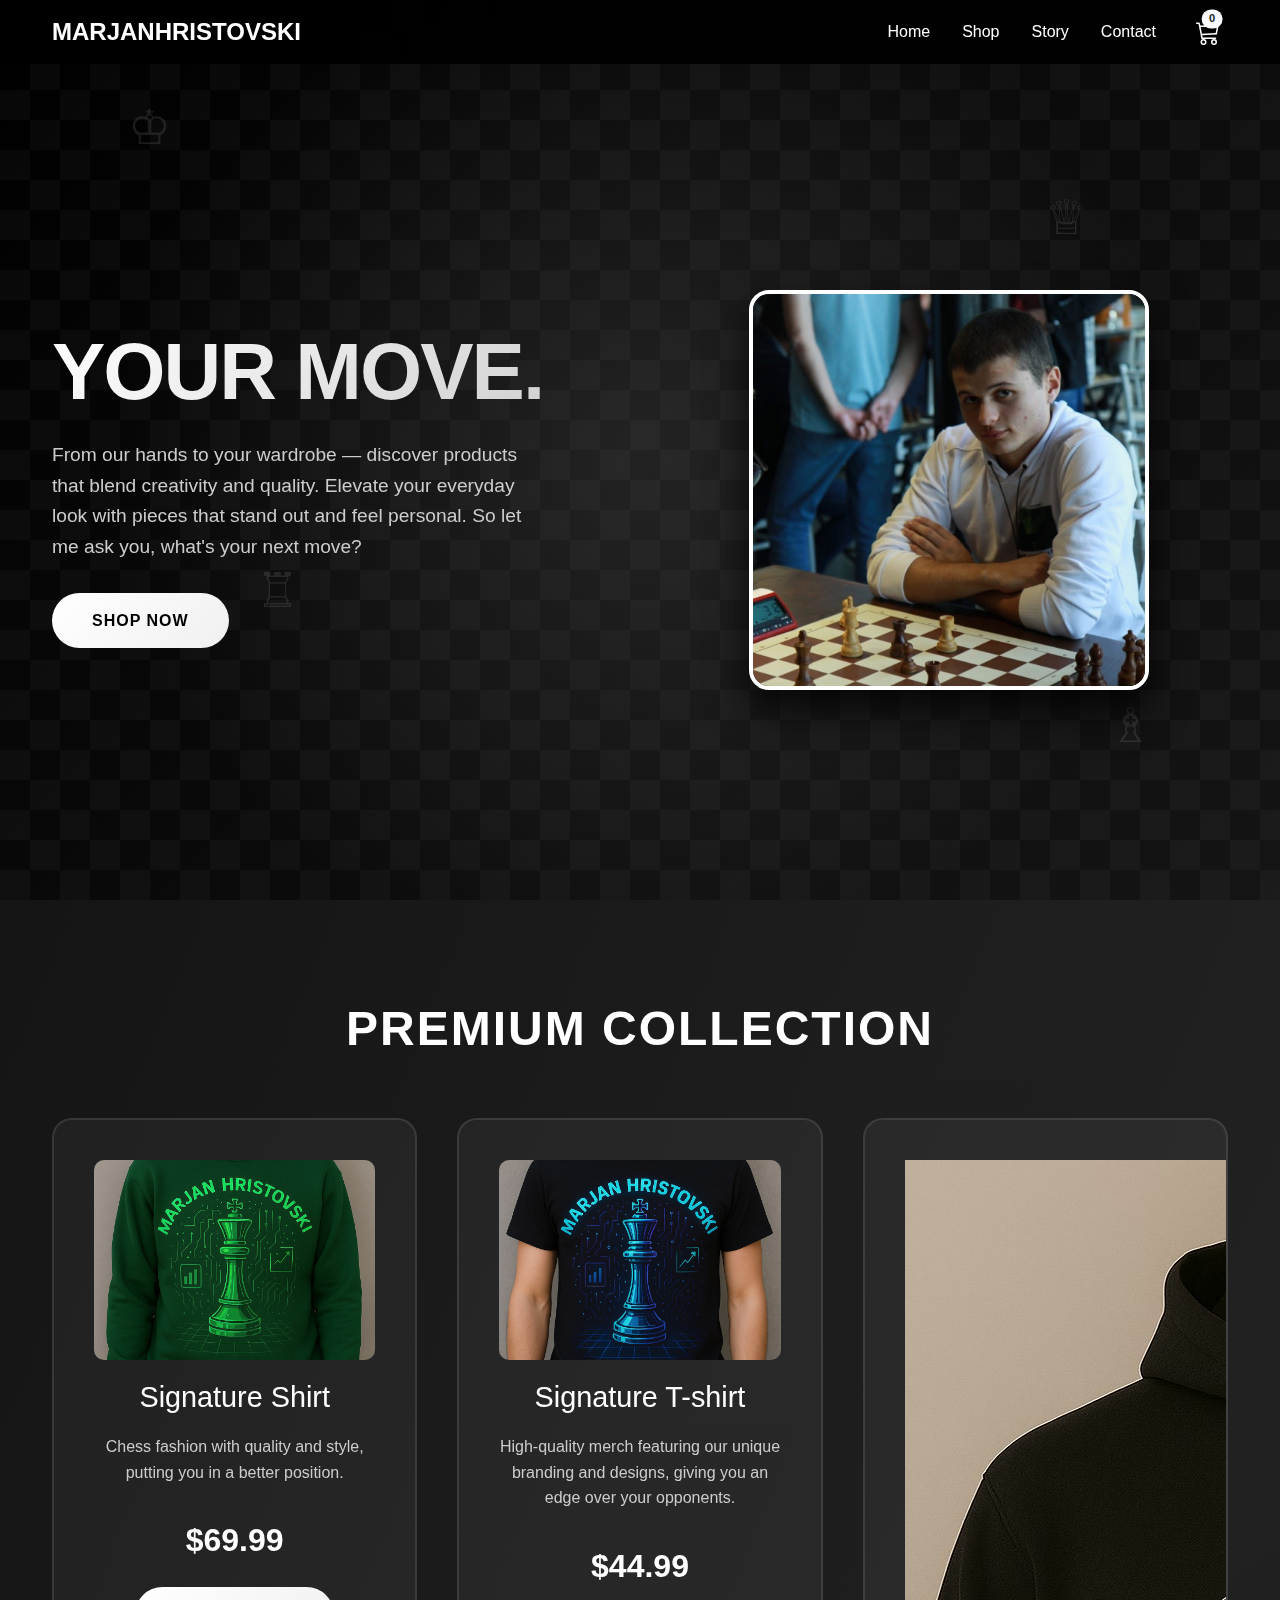
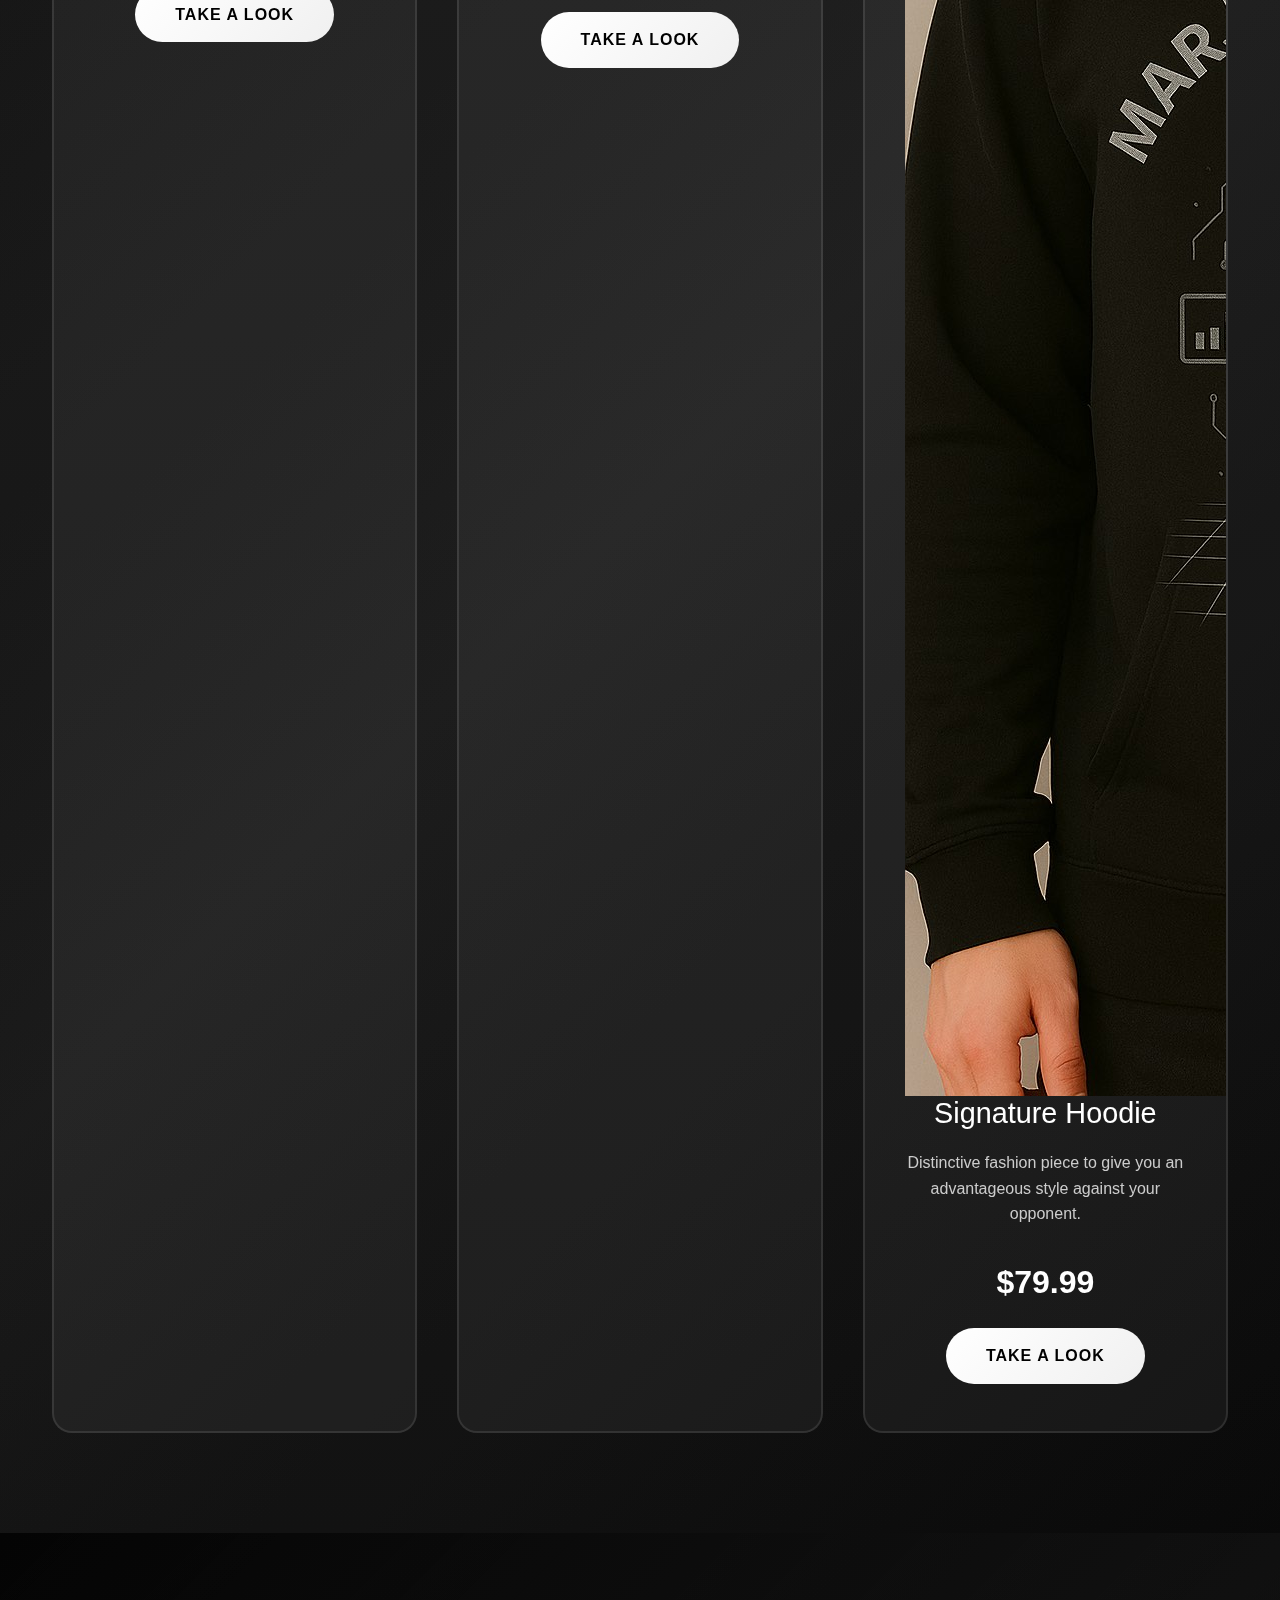
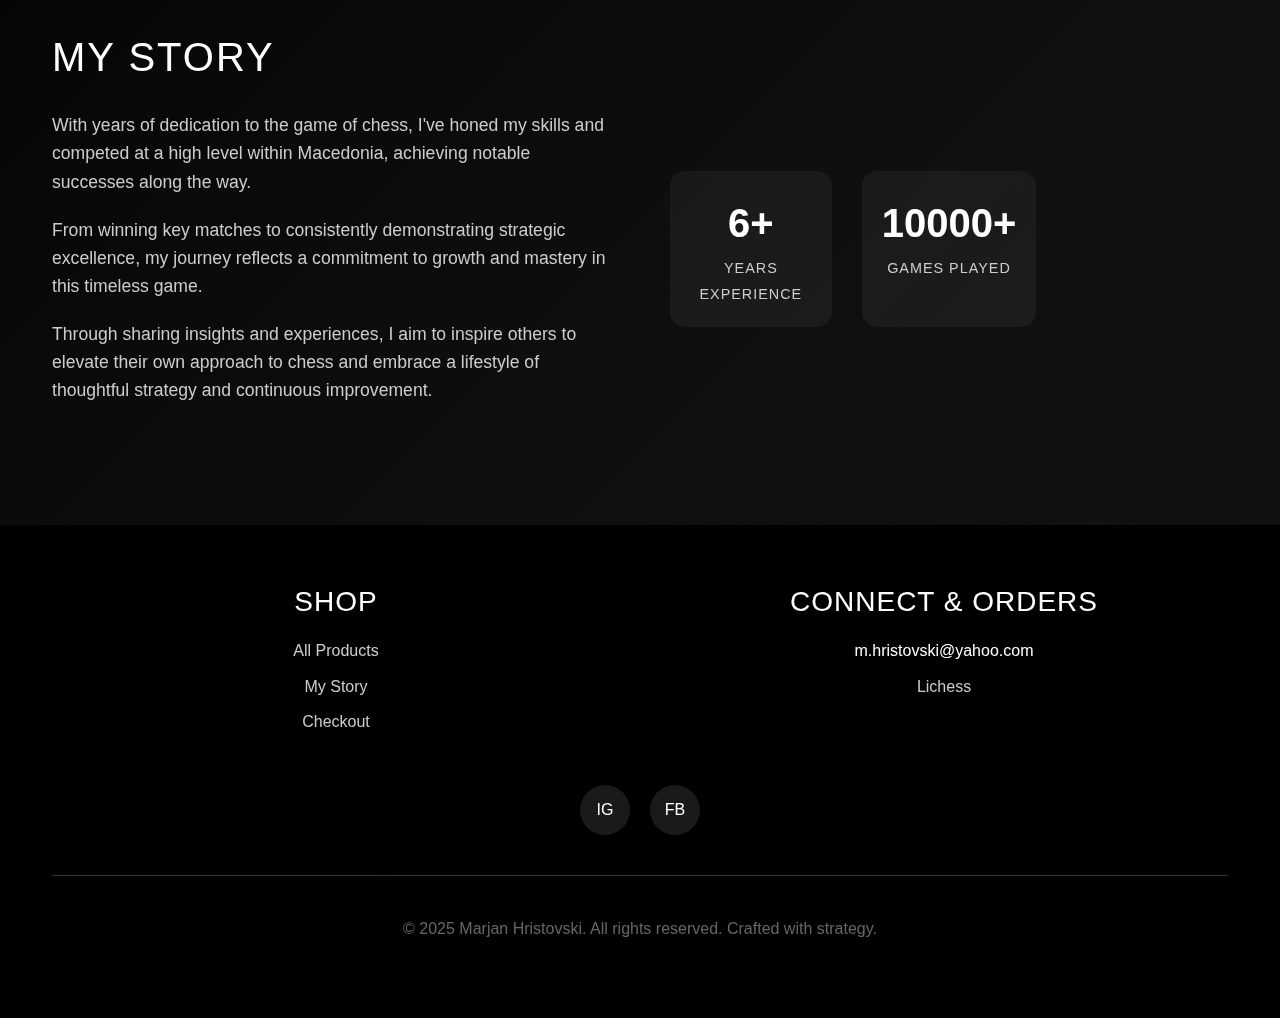
<file: index.html>
<!DOCTYPE html>
<html lang="en">
<head>
    <meta charset="UTF-8">
    <meta name="viewport" content="width=device-width, initial-scale=1.0">
    <title>Marjan Hristovski | Shop</title>

    <link href="https://cdn.jsdelivr.net/npm/bootstrap@5.3.3/dist/css/bootstrap.min.css" rel="stylesheet" integrity="sha384-QWTKZyjpPEjISv5WaRU9OFeRpok6YctnYmDr5pNlyT2bRjXh0JMhjY6hW+ALEwIH" crossorigin="anonymous">
    <link rel="stylesheet" type="text/css" href="assets/styles/index.css">
</head>
<body>
    <div class="chess-pattern"></div>
    <header class="navbar navbar-expand-lg fixed-top custom-navbar">
        <div class="container">
            <a class="navbar-brand text-white fw-bold fs-4 text-uppercase" href="index.html#home">MarjanHristovski</a>
            <button class="navbar-toggler" type="button" data-bs-toggle="collapse" data-bs-target="#navbarNav" aria-controls="navbarNav" aria-expanded="false" aria-label="Toggle navigation">
                <span class="navbar-toggler-icon"></span>
            </button>
            <div class="collapse navbar-collapse justify-content-end" id="navbarNav">
                <ul class="navbar-nav align-items-center">
                    <li class="nav-item">
                        <a class="nav-link text-white mx-2" aria-current="page" href="index.html#home">Home</a>
                    </li>
                    <li class="nav-item">
                        <a class="nav-link text-white mx-2" href="index.html#shop">Shop</a>
                    </li>
                    <li class="nav-item">
                        <a class="nav-link text-white mx-2" href="index.html#about">Story</a>
                    </li>
                    <li class="nav-item">
                        <a class="nav-link text-white mx-2" href="#contact">Contact</a>
                    </li>
                    <li class="nav-item ms-lg-3">
                        <a class="nav-link text-white position-relative" href="cart.html" id="cart-icon">
                            <svg xmlns="http://www.w3.org/2000/svg" width="24" height="24" fill="currentColor" class="bi bi-cart3" viewBox="0 0 16 16">
                                <path d="M0 1.5A.5.5 0 0 1 .5 1H2a.5.5 0 0 1 .485.379L2.89 3H14.5a.5.5 0 0 1 .49.598l-1 5a.5.5 0 0 1-.465.401l-9.397.472L4.415 11H13a.5.5 0 0 1 0 1H4a.5.5 0 0 1-.491-.408L2.01 3.607 1.61 2H.5a.5.5 0 0 1-.5-.5M3.102 4l.84 4.479 9.144-.459L13.89 4H3.102zM5 12a2 2 0 1 0 0 4 2 2 0 0 0 0-4m7 0a2 2 0 1 0 0 4 2 2 0 0 0 0-4m-7 1a1 1 0 1 1 0 2 1 1 0 0 1 0-2m7 0a1 1 0 1 1 0 2 1 1 0 0 1 0-2"/>
                            </svg>
                            <span class="badge bg-light text-dark rounded-pill cart-count position-absolute translate-middle" style="font-size: 0.7em; top: 2; right: -5px;">0</span>
                        </a>
                    </li>
                </ul>
            </div>
        </div>
    </header>
 <section class="hero" id="home">
        <div class="floating-pieces">
            <div class="chess-piece">♔</div>
            <div class="chess-piece">♕</div>
            <div class="chess-piece">♖</div>
            <div class="chess-piece">♗</div>
        </div>
        <div class="container">
            <div class="hero-content">
                <div class="hero-text">
                    <h1>Your move.</h1>
                    <p>From our hands to your wardrobe — discover products that blend creativity and quality. Elevate your everyday look with pieces that stand out and feel personal. So let me ask you, what's your next move?</p>
                    <a href="#shop" class="cta-button">Shop Now</a>
                </div>
                <div class="hero-image">
                    <img src="assets/imgs/profile.jpg" alt="Photo Missing" class="profile-image">
                </div>
            </div>
        </div>
    </section>

    <section class="products-section" id="shop">
        <div class="container">
            <h2 class="section-title">Premium Collection</h2>
            <div class="products-grid">
                <div class="product-card">
                    <img src="assets/imgs/shirt-green.jpg" alt="Signature Course" class="product-image">
                    <h3>Signature Shirt</h3>
                    <p>Chess fashion with quality and style, putting you in a better position.</p>
                    <div class="product-price">$69.99</div>
                    <a href="product-1.html" class="cta-button">Take a look</a>
                </div>
                <div class="product-card">
                    <img src="assets/imgs/t-shirt-black.jpg" class="product-image">
                    <h3>Signature T-shirt</h3>
                    <p>High-quality merch featuring our unique branding and designs, giving you an edge over your opponents.</p>
                    <div class="product-price">$44.99</div>
                    <a href="product-2.html" class="cta-button">Take a look</a>
                </div>
                <div class="product-card">
                    <img src="assets/imgs/hoodie-gray.jpg">
                    <h3>Signature Hoodie</h3>
                    <p>Distinctive fashion piece to give you an advantageous style against your opponent.</p>
                    <div class="product-price">$79.99</div>
                    <a href="product-3.html" class="cta-button">Take a look</a>
                </div>
            </div>
        </div>
    </section>

    <section class="about-section" id="about">
        <div class="container">
            <div class="about-content">
                <div class="about-text">
                    <h2 class="title">My Story</h2>
                        <p>With years of dedication to the game of chess, I've honed my skills and competed at a high level within Macedonia, achieving notable successes along the way.</p>
                        <p>From winning key matches to consistently demonstrating strategic excellence, my journey reflects a commitment to growth and mastery in this timeless game.</p>
                        <p>Through sharing insights and experiences, I aim to inspire others to elevate their own approach to chess and embrace a lifestyle of thoughtful strategy and continuous improvement.</p>
                </div>
                <div class="stats">
                    <div class="stat">
                        <span class="stat-number">6+</span>
                        <span class="stat-label">Years Experience</span>
                    </div>
                    <div class="stat">
                        <span class="stat-number">10000+</span>
                        <span class="stat-label">Games Played</span>
                    </div>
<!--                     <div class="stat">
                        <span class="stat-number">100+</span>
                        <span class="stat-label">Tournaments</span>
                    </div> -->
                </div>
            </div>
        </div>
    </section>

    <footer id="contact">
        <div class="container">
            <div class="footer-content">
                <div class="footer-section">
                    <h3>Shop</h3>
                    <a href="index.html#shop">All Products</a>
                    <a href="index.html#story">My Story</a>
                    <a href="cart.html">Checkout</a>
                </div>
                <div class="footer-section">
                    <h3>Connect & Orders</h3>
                    <a>m.hristovski@yahoo.com</a>
                    <a href="https://lichess.org/@/BoaJames">Lichess</a>
                </div>
            </div>

            <div class="social-links">
                <a href="https://www.instagram.com/iammarjanhristovski/" class="social-link">IG</a>
                <a href="https://www.facebook.com/marjan.hristovski.9" class="social-link">FB</a>
            </div>
            <p style="margin-top: 40px; color: #666; border-top: 1px solid #333; padding-top: 40px;">
                © 2025 Marjan Hristovski. All rights reserved. Crafted with strategy.
            </p>
        </div>
    </footer>

    <script src="assets/js/index.js"></script>
    <script src="https://cdn.jsdelivr.net/npm/bootstrap@5.3.3/dist/js/bootstrap.bundle.min.js" integrity="sha384-YvpcrYf0tY3lHB60NNkmXc5s9fDVZLESaAA55NDzOxhy9GkcIdslK1eN7N6jIeHz" crossorigin="anonymous"></script>
</body>
</html>
</file>
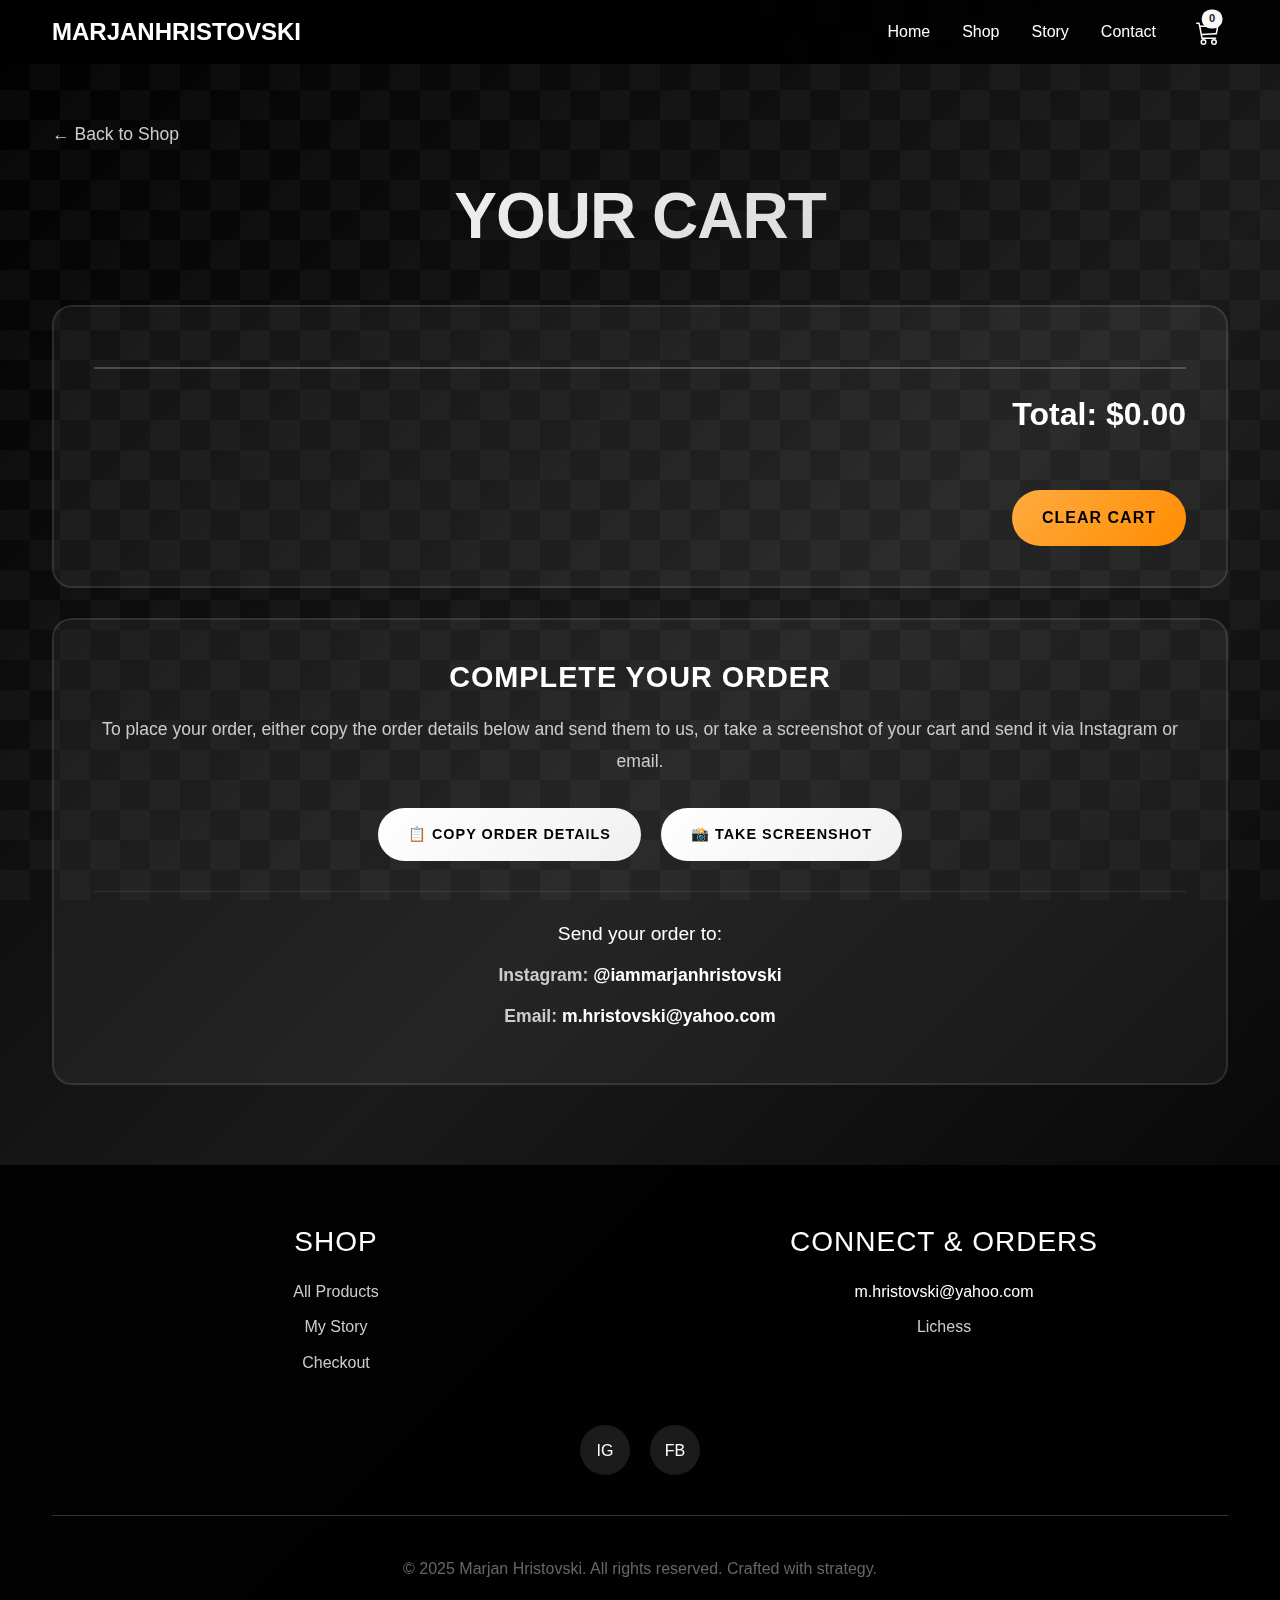
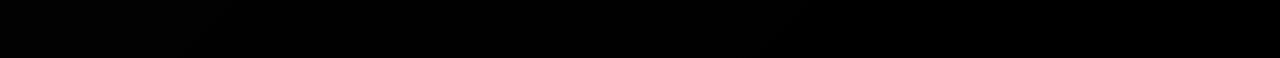
<file: cart.html>
<!DOCTYPE html>
<html lang="en">
<head>
    <meta charset="UTF-8">
    <meta name="viewport" content="width=device-width, initial-scale=1.0">
    <title>Checkout | Marjan Hristovski</title>

    <link href="https://cdn.jsdelivr.net/npm/bootstrap@5.3.3/dist/css/bootstrap.min.css" rel="stylesheet" integrity="sha384-QWTKZyjpPEjISv5WaRU9OFeRpok6YctnYmDr5pNlyT2bRjXh0JMhjY6hW+ALEwIH" crossorigin="anonymous">
    <link rel="stylesheet" type="text/css" href="assets/styles/cart.css">
</head>
<body>
    <div class="chess-pattern"></div>
    <header class="navbar navbar-expand-lg fixed-top custom-navbar">
        <div class="container">
            <a class="navbar-brand text-white fw-bold fs-4 text-uppercase" href="index.html#home">MarjanHristovski</a>
            <button class="navbar-toggler" type="button" data-bs-toggle="collapse" data-bs-target="#navbarNav" aria-controls="navbarNav" aria-expanded="false" aria-label="Toggle navigation">
                <span class="navbar-toggler-icon"></span>
            </button>
            <div class="collapse navbar-collapse justify-content-end" id="navbarNav">
                <ul class="navbar-nav align-items-center">
                    <li class="nav-item">
                        <a class="nav-link text-white mx-2" aria-current="page" href="index.html#home">Home</a>
                    </li>
                    <li class="nav-item">
                        <a class="nav-link text-white mx-2" href="index.html#shop">Shop</a>
                    </li>
                    <li class="nav-item">
                        <a class="nav-link text-white mx-2" href="index.html#about">Story</a>
                    </li>
                    <li class="nav-item">
                        <a class="nav-link text-white mx-2" href="#contact">Contact</a>
                    </li>
                    <li class="nav-item ms-lg-3">
                        <a class="nav-link text-white position-relative" href="cart.html" id="cart-icon">
                            <svg xmlns="http://www.w3.org/2000/svg" width="24" height="24" fill="currentColor" class="bi bi-cart3" viewBox="0 0 16 16">
                                <path d="M0 1.5A.5.5 0 0 1 .5 1H2a.5.5 0 0 1 .485.379L2.89 3H14.5a.5.5 0 0 1 .49.598l-1 5a.5.5 0 0 1-.465.401l-9.397.472L4.415 11H13a.5.5 0 0 1 0 1H4a.5.5 0 0 1-.491-.408L2.01 3.607 1.61 2H.5a.5.5 0 0 1-.5-.5M3.102 4l.84 4.479 9.144-.459L13.89 4H3.102zM5 12a2 2 0 1 0 0 4 2 2 0 0 0 0-4m7 0a2 2 0 1 0 0 4 2 2 0 0 0 0-4m-7 1a1 1 0 1 1 0 2 1 1 0 0 1 0-2m7 0a1 1 0 1 1 0 2 1 1 0 0 1 0-2"/>
                            </svg>
                            <span class="badge bg-light text-dark rounded-pill cart-count position-absolute translate-middle" style="font-size: 0.7em; top: 2; right: -5px;">0</span>
                        </a>
                    </li>
                </ul>
            </div>
        </div>
    </header>

    <section class="checkout-section">
        <div class="container">
            <a href="index.html#shop" class="back-to-shop-button">&larr; Back to Shop</a>
            <h1 class="checkout-title">Your Cart</h1>
            
            <div class="cart-container" id="cart-container">
                <!-- Cart items will be loaded here -->
                <div class="12-cart" id="empty-cart">
                    <h3>Your cart is empty</h3>
                    <p>Add some products from our shop to get started!</p>
                    <a href="index.html#shop" class="cta-button">Continue Shopping</a>
                </div>
            </div>

            <div class="order-actions" id="order-actions" style="display: none;">
                <h3>Complete Your Order</h3>
                <p>To place your order, either copy the order details below and send them to us, or take a screenshot of your cart and send it via Instagram or email.</p>
                
                <div class="action-buttons">
                    <button class="cta-button" onclick="copyOrderText()">
                        📋 Copy Order Details
                    </button>
                    <button class="cta-button" onclick="takeScreenshot()">
                        📸 Take Screenshot
                    </button>
                </div>

                <div class="contact-info">
                    <h4>Send your order to:</h4>
                    <p><strong>Instagram:</strong> <a href="https://www.instagram.com/iammarjanhristovski/i" target="_blank">@iammarjanhristovski</a></p>
                    <p><strong>Email:</strong> <a href="mailto:m.hristovski@yahoo.com">m.hristovski@yahoo.com</a></p>
                </div>
            </div>
        </div>
    </section>

    <div class="hidden-order-text" id="hidden-order-text"></div>

    <div class="copy-success" id="copy-success">Order details copied to clipboard!</div>

    <footer id="contact">
        <div class="container">
            <div class="footer-content">
                <div class="footer-section">
                    <h3>Shop</h3>
                    <a href="index.html#shop">All Products</a>
                    <a href="index.html#story">My Story</a>
                    <a href="cart.html">Checkout</a>
                </div>
                <div class="footer-section">
                    <h3>Connect & Orders</h3>
                    <a>m.hristovski@yahoo.com</a>
                    <a href="https://lichess.org/@/BoaJames">Lichess</a>
                </div>
            </div>

            <div class="social-links">
                <a href="https://www.instagram.com/iammarjanhristovski/" class="social-link">IG</a>
                <a href="https://www.facebook.com/marjan.hristovski.9" class="social-link">FB</a>
            </div>
            <p style="margin-top: 40px; color: #666; border-top: 1px solid #333; padding-top: 40px;">
                © 2025 Marjan Hristovski. All rights reserved. Crafted with strategy.
            </p>
        </div>
    </footer>

    <script src="https://cdn.jsdelivr.net/npm/bootstrap@5.3.3/dist/js/bootstrap.bundle.min.js"></script>
    <script src="assets/js/cart.js"></script>
</body>
</html>
</file>
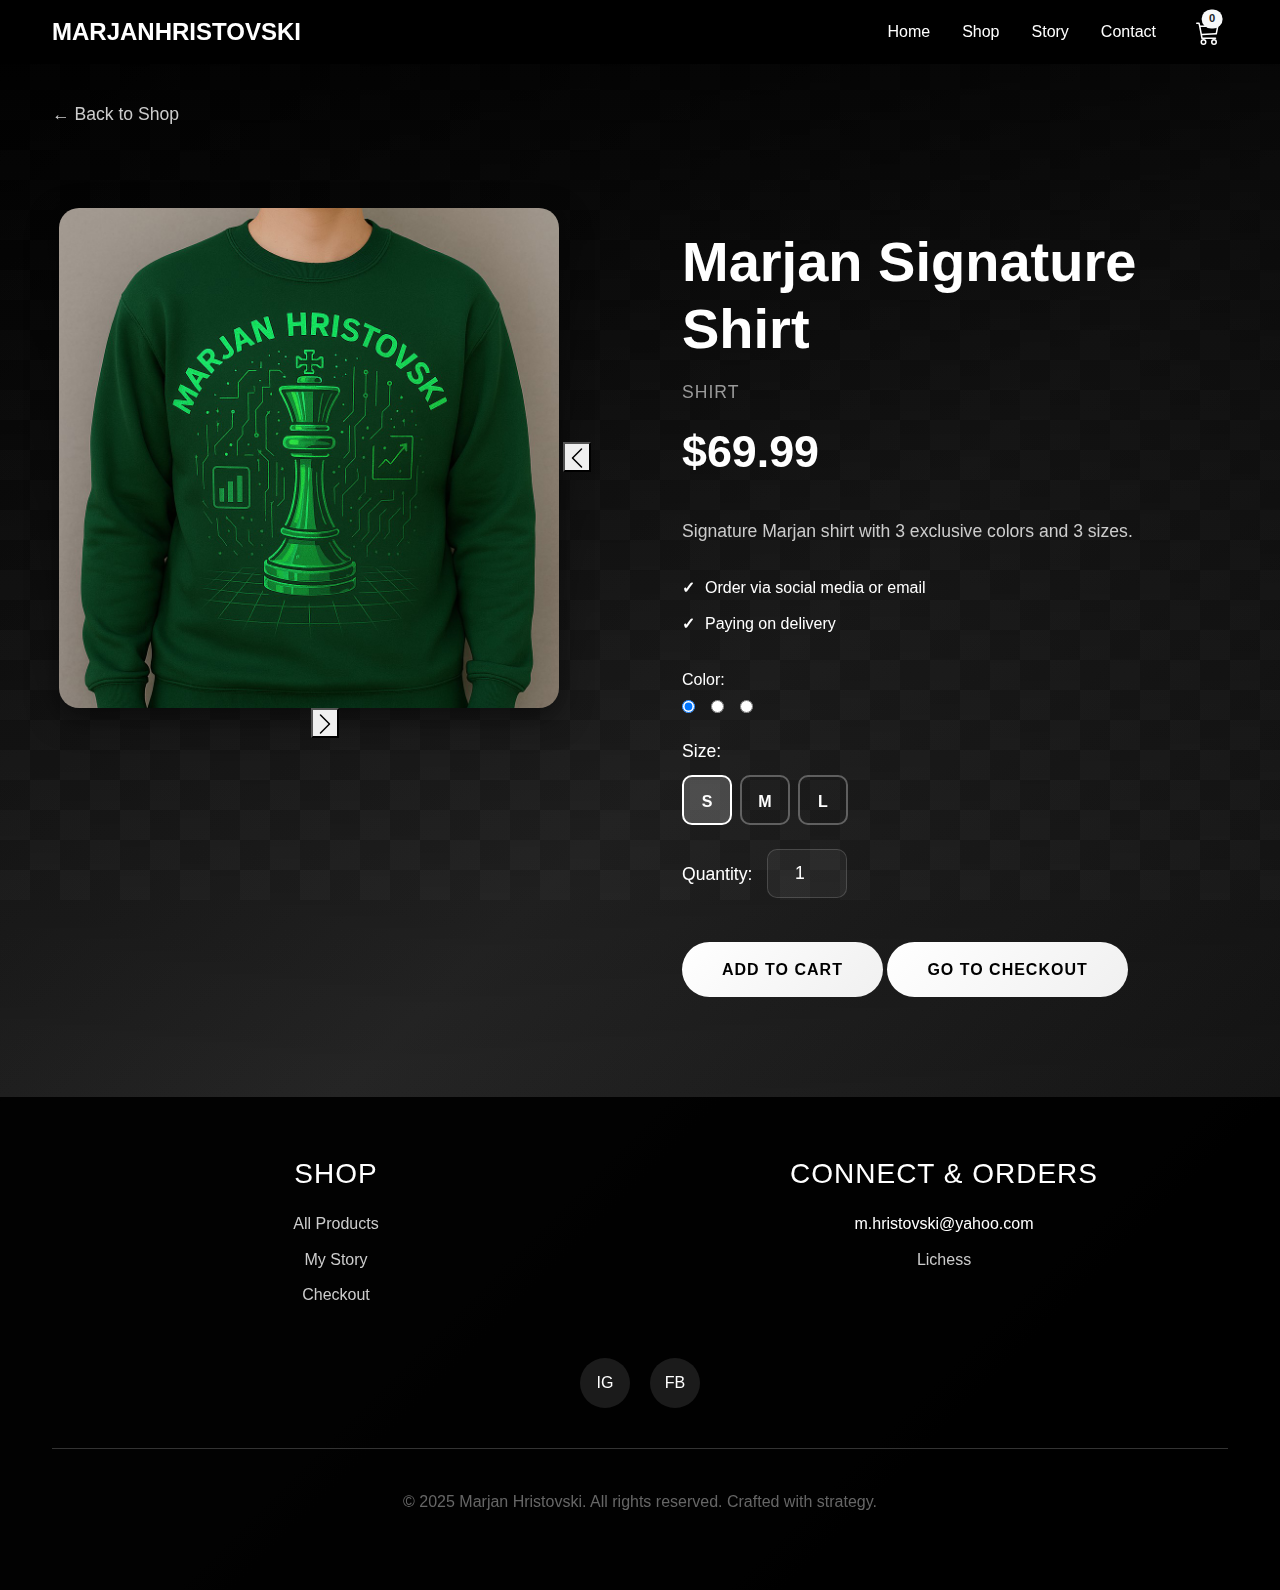
<file: product-1.html>
<!DOCTYPE html>
<html lang="en">
<head>
    <meta charset="UTF-8">
    <meta name="viewport" content="width=device-width, initial-scale=1.0">
    <title>Marjan Hristovski | Shop</title>

    <link href="https://cdn.jsdelivr.net/npm/bootstrap@5.3.3/dist/css/bootstrap.min.css" rel="stylesheet" integrity="sha384-QWTKZyjpPEjISv5WaRU9OFeRpok6YctnYmDr5pNlyT2bRjXh0JMhjY6hW+ALEwIH" crossorigin="anonymous">
    <link rel="stylesheet" type="text/css" href="assets/styles/product.css">
    <style type="text/css">

    </style>
</head>
<body>
    <div class="chess-pattern"></div>
    <header class="navbar navbar-expand-lg fixed-top custom-navbar">
        <div class="container">
            <a class="navbar-brand text-white fw-bold fs-4 text-uppercase" href="index.html#home">MarjanHristovski</a>
            <button class="navbar-toggler" type="button" data-bs-toggle="collapse" data-bs-target="#navbarNav" aria-controls="navbarNav" aria-expanded="false" aria-label="Toggle navigation">
                <span class="navbar-toggler-icon"></span>
            </button>
            <div class="collapse navbar-collapse justify-content-end" id="navbarNav">
                <ul class="navbar-nav align-items-center">
                    <li class="nav-item">
                        <a class="nav-link text-white mx-2" aria-current="page" href="index.html#home">Home</a>
                    </li>
                    <li class="nav-item">
                        <a class="nav-link text-white mx-2" href="index.html#shop">Shop</a>
                    </li>
                    <li class="nav-item">
                        <a class="nav-link text-white mx-2" href="index.html#about">Story</a>
                    </li>
                    <li class="nav-item">
                        <a class="nav-link text-white mx-2" href="#contact">Contact</a>
                    </li>
                    <li class="nav-item ms-lg-3">
                        <a class="nav-link text-white position-relative" href="cart.html" id="cart-icon">
                            <svg xmlns="http://www.w3.org/2000/svg" width="24" height="24" fill="currentColor" class="bi bi-cart3" viewBox="0 0 16 16">
                                <path d="M0 1.5A.5.5 0 0 1 .5 1H2a.5.5 0 0 1 .485.379L2.89 3H14.5a.5.5 0 0 1 .49.598l-1 5a.5.5 0 0 1-.465.401l-9.397.472L4.415 11H13a.5.5 0 0 1 0 1H4a.5.5 0 0 1-.491-.408L2.01 3.607 1.61 2H.5a.5.5 0 0 1-.5-.5M3.102 4l.84 4.479 9.144-.459L13.89 4H3.102zM5 12a2 2 0 1 0 0 4 2 2 0 0 0 0-4m7 0a2 2 0 1 0 0 4 2 2 0 0 0 0-4m-7 1a1 1 0 1 1 0 2 1 1 0 0 1 0-2m7 0a1 1 0 1 1 0 2 1 1 0 0 1 0-2"/>
                            </svg>
                            <span class="badge bg-light text-dark rounded-pill cart-count position-absolute translate-middle" style="font-size: 0.7em; top: 2; right: -5px;">0</span>
                        </a>
                    </li>
                </ul>
            </div>
        </div>
    </header>

    <section class="product-detail-section" id="product-signature-course">
        <div class="container">
            <a href="index.html#shop" class="back-to-shop-button">&larr; Back to Shop</a>
            <div class="row product-detail-content">
                <div class="col-md-6 product-image-container">
                    <div class="image-carousel-container position-relative">
                        <img src="assets/imgs/shirt-green.jpg" alt="Signature Course" class="img-fluid product-detail-image" id="product-image">
                        <button class="carousel-arrow carousel-arrow-left" id="prev-image">
                            <svg xmlns="http://www.w3.org/2000/svg" width="24" height="24" fill="currentColor" viewBox="0 0 16 16">
                                <path fill-rule="evenodd" d="M11.354 1.646a.5.5 0 0 1 0 .708L5.707 8l5.647 5.646a.5.5 0 0 1-.708.708l-6-6a.5.5 0 0 1 0-.708l6-6a.5.5 0 0 1 .708 0z"/>
                            </svg>
                        </button>
                        <button class="carousel-arrow carousel-arrow-right" id="next-image">
                            <svg xmlns="http://www.w3.org/2000/svg" width="24" height="24" fill="currentColor" viewBox="0 0 16 16">
                                <path fill-rule="evenodd" d="M4.646 1.646a.5.5 0 0 1 .708 0l6 6a.5.5 0 0 1 0 .708l-6 6a.5.5 0 0 1-.708-.708L10.293 8 4.646 2.354a.5.5 0 0 1 0-.708z"/>
                            </svg>
                        </button>
                    </div>
                </div>
                <div class="col-md-6 product-info">
                    <h2 class="product-detail-title">Marjan Signature Shirt</h2>
                    <p class="product-detail-category">Shirt</p>
                    <div class="product-detail-price">$69.99</div>
                    <p class="product-detail-description">
                        Signature Marjan shirt with 3 exclusive colors and 3 sizes.
                    </p>
                    <ul>
                        <li><span class="detail-icon">✓</span> Order via social media or email</li>
                        <li><span class="detail-icon">✓</span> Paying on delivery</li>
                    </ul>

                    <div class="color-selector mb-4">
                        <label class="form-label">Color:</label>
                        <div class="color-options d-flex gap-2">
                            <input type="radio" name="color" id="color-green" value="green" checked>
                            <label for="color-green" class="color-option" style="background-color: #4CAF50;"></label>
                            
                            <input type="radio" name="color" id="color-black" value="black">
                            <label for="color-black" class="color-option" style="background-color: #333333;"></label>
                            
                            <input type="radio" name="color" id="color-gray" value="gray">
                            <label for="color-gray" class="color-option" style="background-color: #808080;"></label>
                        </div>
                    </div>

                    <div class="size-selector mb-4">
                        <label class="form-label">Size:</label>
                        <div class="size-options d-flex gap-2">
                            <input type="radio" name="size" id="size-s" value="S" checked>
                            <label for="size-s" class="size-option">S</label>
                            
                            <input type="radio" name="size" id="size-m" value="M">
                            <label for="size-m" class="size-option">M</label>
                            
                            <input type="radio" name="size" id="size-l" value="L">
                            <label for="size-l" class="size-option">L</label>
                        </div>
                    </div>

                    <div class="quantity-selector">
                        <label for="quantity" class="form-label">Quantity:</label>
                        <input type="number" id="quantity" class="form-control" value="1" min="1" max="10">
                    </div>
                    <button class="cta-button add-to-cart-button mt-4" data-product-id="signature-shirt" data-product-name="Signature Course" data-product-price="69.99">Add to Cart</button>
                                        <button class="cta-button add-to-cart-button mt-4" data-product-id="signature-course" data-product-name="Signature Shirt" data-product-price="69.99" onclick="window.location.href = 'cart.html'">Go to checkout</button>

                </div>
            </div>
        </div>
    </section>

    <footer id="contact">
        <div class="container">
            <div class="footer-content">
                <div class="footer-section">
                    <h3>Shop</h3>
                    <a href="index.html#shop">All Products</a>
                    <a href="index.html#story">My Story</a>
                    <a href="cart.html">Checkout</a>
                </div>
                <div class="footer-section">
                    <h3>Connect & Orders</h3>
                    <a>m.hristovski@yahoo.com</a>
                    <a href="https://lichess.org/@/BoaJames">Lichess</a>
                </div>
            </div>

            <div class="social-links">
                <a href="https://www.instagram.com/iammarjanhristovski/" class="social-link">IG</a>
                <a href="https://www.facebook.com/marjan.hristovski.9" class="social-link">FB</a>
            </div>
            <p style="margin-top: 40px; color: #666; border-top: 1px solid #333; padding-top: 40px;">
                © 2025 Marjan Hristovski. All rights reserved. Crafted with strategy.
            </p>
        </div>
    </footer>

    <script src="https://cdn.jsdelivr.net/npm/bootstrap@5.3.3/dist/js/bootstrap.bundle.min.js" xintegrity="sha384-YvpcrYf0tY3lHB60NNkmXc5s9fDVZLESaAA55NDzOxhyMqrNxJiwQd405RmwMyHVc/sE46jL/PR" crossorigin="anonymous"></script>
    <script src="assets/js/product-1.js"></script>
</body>
</html>
</file>
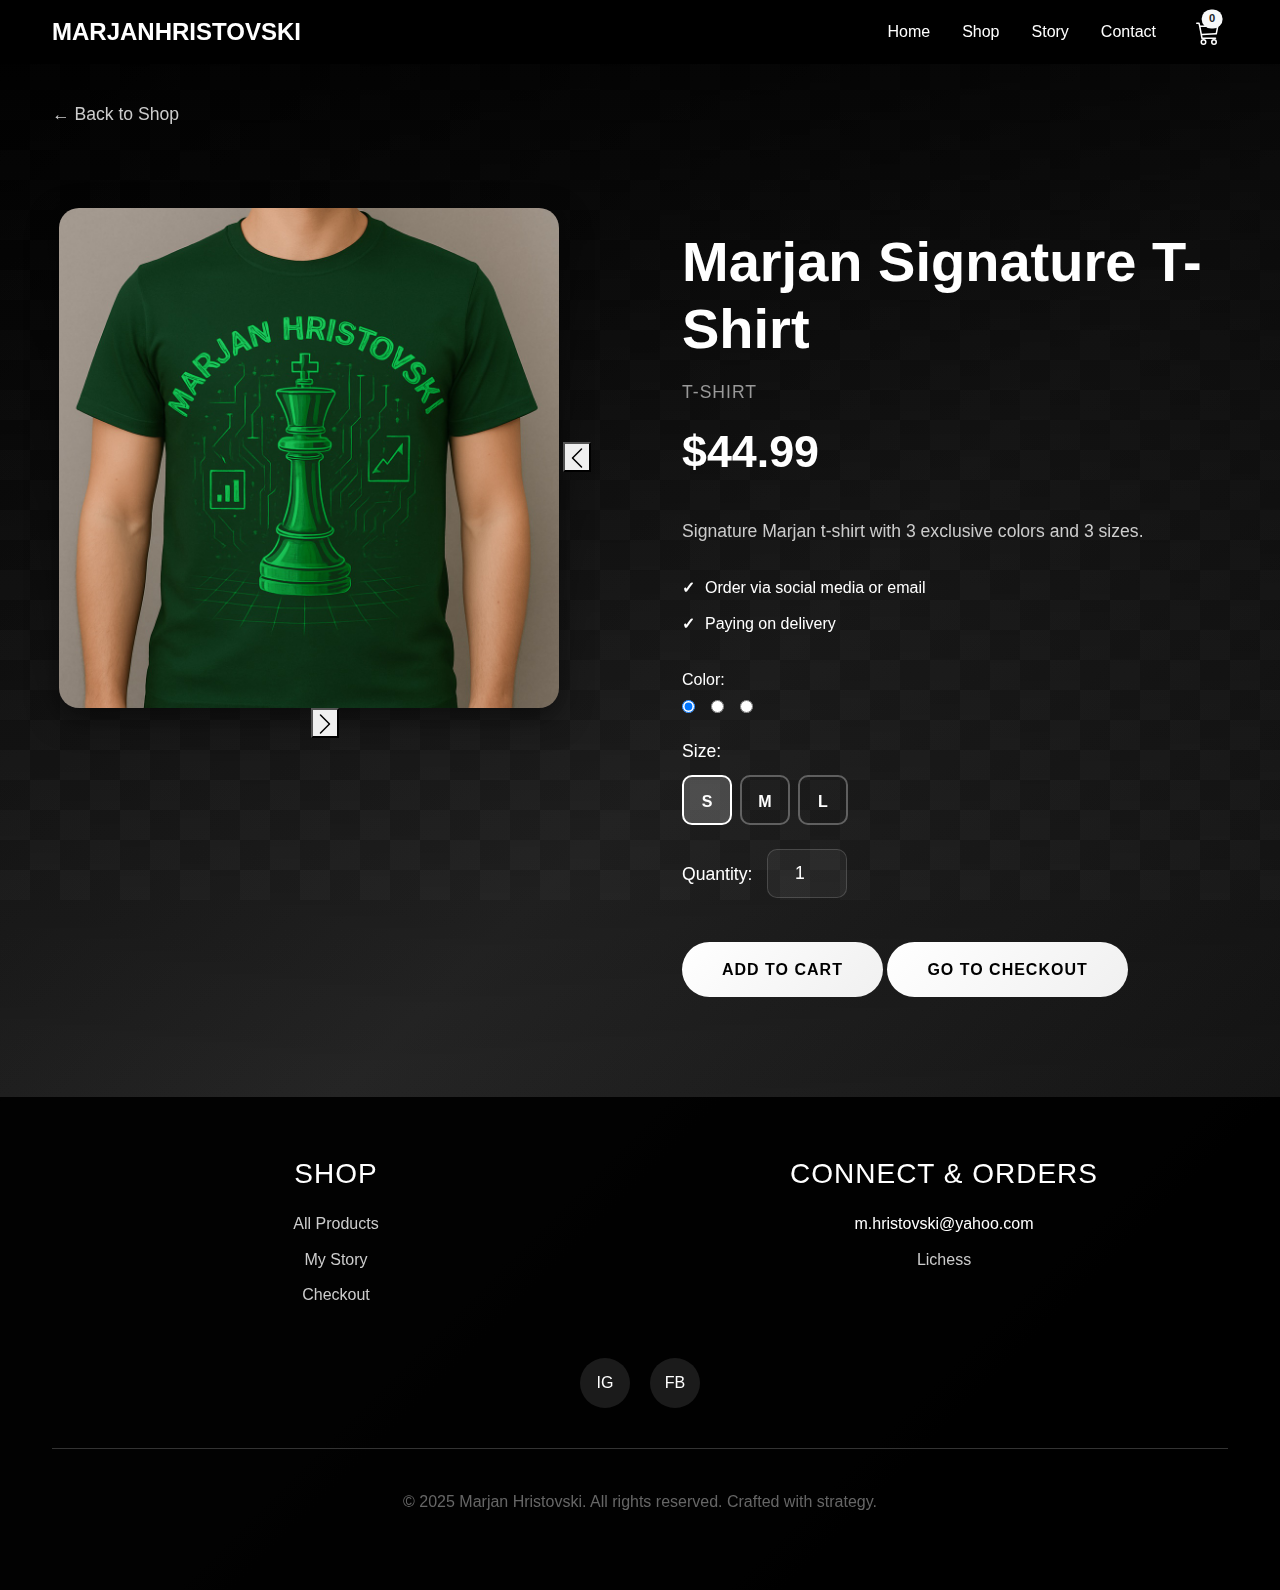
<file: product-2.html>
<!DOCTYPE html>
<html lang="en">
<head>
    <meta charset="UTF-8">
    <meta name="viewport" content="width=device-width, initial-scale=1.0">
    <title>Marjan Hristovski | Shop</title>

    <link href="https://cdn.jsdelivr.net/npm/bootstrap@5.3.3/dist/css/bootstrap.min.css" rel="stylesheet" integrity="sha384-QWTKZyjpPEjISv5WaRU9OFeRpok6YctnYmDr5pNlyT2bRjXh0JMhjY6hW+ALEwIH" crossorigin="anonymous">
    <link rel="stylesheet" type="text/css" href="assets/styles/product.css">
    <style type="text/css">

    </style>
</head>
<body>
    <div class="chess-pattern"></div>
    <header class="navbar navbar-expand-lg fixed-top custom-navbar">
        <div class="container">
            <a class="navbar-brand text-white fw-bold fs-4 text-uppercase" href="index.html#home">MarjanHristovski</a>
            <button class="navbar-toggler" type="button" data-bs-toggle="collapse" data-bs-target="#navbarNav" aria-controls="navbarNav" aria-expanded="false" aria-label="Toggle navigation">
                <span class="navbar-toggler-icon"></span>
            </button>
            <div class="collapse navbar-collapse justify-content-end" id="navbarNav">
                <ul class="navbar-nav align-items-center">
                    <li class="nav-item">
                        <a class="nav-link text-white mx-2" aria-current="page" href="index.html#home">Home</a>
                    </li>
                    <li class="nav-item">
                        <a class="nav-link text-white mx-2" href="index.html#shop">Shop</a>
                    </li>
                    <li class="nav-item">
                        <a class="nav-link text-white mx-2" href="index.html#about">Story</a>
                    </li>
                    <li class="nav-item">
                        <a class="nav-link text-white mx-2" href="#contact">Contact</a>
                    </li>
                    <li class="nav-item ms-lg-3">
                        <a class="nav-link text-white position-relative" href="cart.html" id="cart-icon">
                            <svg xmlns="http://www.w3.org/2000/svg" width="24" height="24" fill="currentColor" class="bi bi-cart3" viewBox="0 0 16 16">
                                <path d="M0 1.5A.5.5 0 0 1 .5 1H2a.5.5 0 0 1 .485.379L2.89 3H14.5a.5.5 0 0 1 .49.598l-1 5a.5.5 0 0 1-.465.401l-9.397.472L4.415 11H13a.5.5 0 0 1 0 1H4a.5.5 0 0 1-.491-.408L2.01 3.607 1.61 2H.5a.5.5 0 0 1-.5-.5M3.102 4l.84 4.479 9.144-.459L13.89 4H3.102zM5 12a2 2 0 1 0 0 4 2 2 0 0 0 0-4m7 0a2 2 0 1 0 0 4 2 2 0 0 0 0-4m-7 1a1 1 0 1 1 0 2 1 1 0 0 1 0-2m7 0a1 1 0 1 1 0 2 1 1 0 0 1 0-2"/>
                            </svg>
                            <span class="badge bg-light text-dark rounded-pill cart-count position-absolute translate-middle" style="font-size: 0.7em; top: 2; right: -5px;">0</span>
                        </a>
                    </li>
                </ul>
            </div>
        </div>
    </header>

    <section class="product-detail-section" id="product-signature-course">
        <div class="container">
            <a href="index.html#shop" class="back-to-shop-button">&larr; Back to Shop</a>
            <div class="row product-detail-content">
                <div class="col-md-6 product-image-container">
                    <div class="image-carousel-container position-relative">
                        <img src="assets/imgs/t-shirt-green.jpg" alt="T-Shirt" class="img-fluid product-detail-image" id="product-image">
                        <button class="carousel-arrow carousel-arrow-left" id="prev-image">
                            <svg xmlns="http://www.w3.org/2000/svg" width="24" height="24" fill="currentColor" viewBox="0 0 16 16">
                                <path fill-rule="evenodd" d="M11.354 1.646a.5.5 0 0 1 0 .708L5.707 8l5.647 5.646a.5.5 0 0 1-.708.708l-6-6a.5.5 0 0 1 0-.708l6-6a.5.5 0 0 1 .708 0z"/>
                            </svg>
                        </button>
                        <button class="carousel-arrow carousel-arrow-right" id="next-image">
                            <svg xmlns="http://www.w3.org/2000/svg" width="24" height="24" fill="currentColor" viewBox="0 0 16 16">
                                <path fill-rule="evenodd" d="M4.646 1.646a.5.5 0 0 1 .708 0l6 6a.5.5 0 0 1 0 .708l-6 6a.5.5 0 0 1-.708-.708L10.293 8 4.646 2.354a.5.5 0 0 1 0-.708z"/>
                            </svg>
                        </button>
                    </div>
                </div>
                <div class="col-md-6 product-info">
                    <h2 class="product-detail-title">Marjan Signature T-Shirt</h2>
                    <p class="product-detail-category">T-Shirt</p>
                    <div class="product-detail-price">$44.99</div>
                    <p class="product-detail-description">
                        Signature Marjan t-shirt with 3 exclusive colors and 3 sizes.
                    </p>
                    <ul>
                        <li><span class="detail-icon">✓</span> Order via social media or email</li>
                        <li><span class="detail-icon">✓</span> Paying on delivery</li>
                    </ul>

                    <div class="color-selector mb-4">
                        <label class="form-label">Color:</label>
                        <div class="color-options d-flex gap-2">
                            <input type="radio" name="color" id="color-green" value="green" checked>
                            <label for="color-green" class="color-option" style="background-color: #4CAF50;"></label>
                            
                            <input type="radio" name="color" id="color-black" value="black">
                            <label for="color-black" class="color-option" style="background-color: #333333;"></label>
                            
                            <input type="radio" name="color" id="color-gray" value="gray">
                            <label for="color-gray" class="color-option" style="background-color: #808080;"></label>
                        </div>
                    </div>

                    <div class="size-selector mb-4">
                        <label class="form-label">Size:</label>
                        <div class="size-options d-flex gap-2">
                            <input type="radio" name="size" id="size-s" value="S" checked>
                            <label for="size-s" class="size-option">S</label>
                            
                            <input type="radio" name="size" id="size-m" value="M">
                            <label for="size-m" class="size-option">M</label>
                            
                            <input type="radio" name="size" id="size-l" value="L">
                            <label for="size-l" class="size-option">L</label>
                        </div>
                    </div>

                    <div class="quantity-selector">
                        <label for="quantity" class="form-label">Quantity:</label>
                        <input type="number" id="quantity" class="form-control" value="1" min="1" max="10">
                    </div>
                    <button class="cta-button add-to-cart-button mt-4" data-product-id="signature-t-shirt" data-product-name="Signature T-shirt" data-product-price="69.99">Add to Cart</button>
                                        <button class="cta-button add-to-cart-button mt-4" data-product-id="T-Shirt" data-product-name="Signature T-Shirt" data-product-price="69.99" onclick="window.location.href = 'cart.html'">Go to checkout</button>

                </div>
            </div>
        </div>
    </section>

    <footer id="contact">
        <div class="container">
            <div class="footer-content">
                <div class="footer-section">
                    <h3>Shop</h3>
                    <a href="index.html#shop">All Products</a>
                    <a href="index.html#story">My Story</a>
                    <a href="cart.html">Checkout</a>
                </div>
                <div class="footer-section">
                    <h3>Connect & Orders</h3>
                    <a>m.hristovski@yahoo.com</a>
                    <a href="https://lichess.org/@/BoaJames">Lichess</a>
                </div>
            </div>

            <div class="social-links">
                <a href="https://www.instagram.com/iammarjanhristovski/" class="social-link">IG</a>
                <a href="https://www.facebook.com/marjan.hristovski.9" class="social-link">FB</a>
            </div>
            <p style="margin-top: 40px; color: #666; border-top: 1px solid #333; padding-top: 40px;">
                © 2025 Marjan Hristovski. All rights reserved. Crafted with strategy.
            </p>
        </div>
    </footer>

    <script src="https://cdn.jsdelivr.net/npm/bootstrap@5.3.3/dist/js/bootstrap.bundle.min.js" xintegrity="sha384-YvpcrYf0tY3lHB60NNkmXc5s9fDVZLESaAA55NDzOxhyMqrNxJiwQd405RmwMyHVc/sE46jL/PR" crossorigin="anonymous"></script>
    <script src="assets/js/product-2.js"></script>
</body>
</html>
</file>
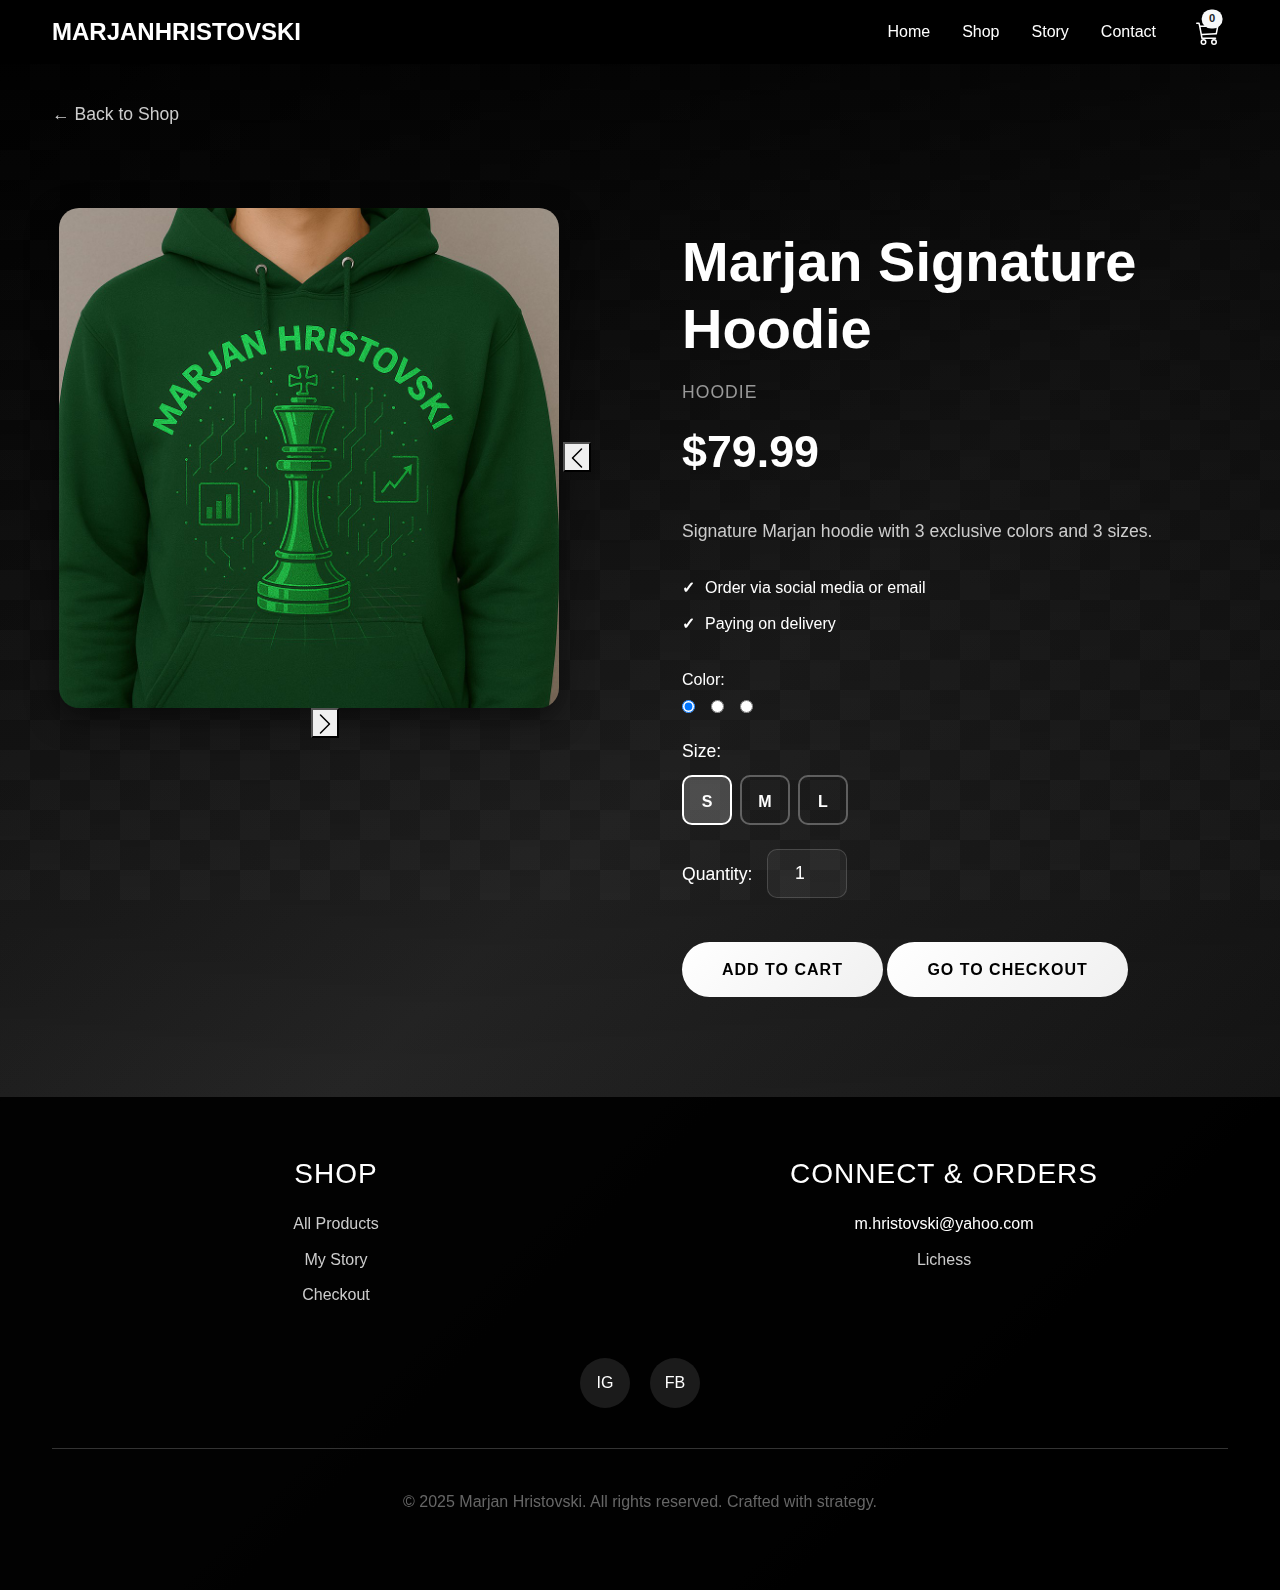
<file: product-3.html>
<!DOCTYPE html>
<html lang="en">
<head>
    <meta charset="UTF-8">
    <meta name="viewport" content="width=device-width, initial-scale=1.0">
    <title>Marjan Hristovski | Shop</title>

    <link href="https://cdn.jsdelivr.net/npm/bootstrap@5.3.3/dist/css/bootstrap.min.css" rel="stylesheet" integrity="sha384-QWTKZyjpPEjISv5WaRU9OFeRpok6YctnYmDr5pNlyT2bRjXh0JMhjY6hW+ALEwIH" crossorigin="anonymous">
    <link rel="stylesheet" type="text/css" href="assets/styles/product.css">
    <style type="text/css">

    </style>
</head>
<body>
    <div class="chess-pattern"></div>
    <header class="navbar navbar-expand-lg fixed-top custom-navbar">
        <div class="container">
            <a class="navbar-brand text-white fw-bold fs-4 text-uppercase" href="index.html#home">MarjanHristovski</a>
            <button class="navbar-toggler" type="button" data-bs-toggle="collapse" data-bs-target="#navbarNav" aria-controls="navbarNav" aria-expanded="false" aria-label="Toggle navigation">
                <span class="navbar-toggler-icon"></span>
            </button>
            <div class="collapse navbar-collapse justify-content-end" id="navbarNav">
                <ul class="navbar-nav align-items-center">
                    <li class="nav-item">
                        <a class="nav-link text-white mx-2" aria-current="page" href="index.html#home">Home</a>
                    </li>
                    <li class="nav-item">
                        <a class="nav-link text-white mx-2" href="index.html#shop">Shop</a>
                    </li>
                    <li class="nav-item">
                        <a class="nav-link text-white mx-2" href="index.html#about">Story</a>
                    </li>
                    <li class="nav-item">
                        <a class="nav-link text-white mx-2" href="#contact">Contact</a>
                    </li>
                    <li class="nav-item ms-lg-3">
                        <a class="nav-link text-white position-relative" href="cart.html" id="cart-icon">
                            <svg xmlns="http://www.w3.org/2000/svg" width="24" height="24" fill="currentColor" class="bi bi-cart3" viewBox="0 0 16 16">
                                <path d="M0 1.5A.5.5 0 0 1 .5 1H2a.5.5 0 0 1 .485.379L2.89 3H14.5a.5.5 0 0 1 .49.598l-1 5a.5.5 0 0 1-.465.401l-9.397.472L4.415 11H13a.5.5 0 0 1 0 1H4a.5.5 0 0 1-.491-.408L2.01 3.607 1.61 2H.5a.5.5 0 0 1-.5-.5M3.102 4l.84 4.479 9.144-.459L13.89 4H3.102zM5 12a2 2 0 1 0 0 4 2 2 0 0 0 0-4m7 0a2 2 0 1 0 0 4 2 2 0 0 0 0-4m-7 1a1 1 0 1 1 0 2 1 1 0 0 1 0-2m7 0a1 1 0 1 1 0 2 1 1 0 0 1 0-2"/>
                            </svg>
                            <span class="badge bg-light text-dark rounded-pill cart-count position-absolute translate-middle" style="font-size: 0.7em; top: 2; right: -5px;">0</span>
                        </a>
                    </li>
                </ul>
            </div>
        </div>
    </header>

    <section class="product-detail-section" id="product-signature-course">
        <div class="container">
            <a href="index.html#shop" class="back-to-shop-button">&larr; Back to Shop</a>
            <div class="row product-detail-content">
                <div class="col-md-6 product-image-container">
                    <div class="image-carousel-container position-relative">
                        <img src="assets/imgs/hoodie-green.jpg" alt="Hoodie" class="img-fluid product-detail-image" id="product-image">
                        <button class="carousel-arrow carousel-arrow-left" id="prev-image">
                            <svg xmlns="http://www.w3.org/2000/svg" width="24" height="24" fill="currentColor" viewBox="0 0 16 16">
                                <path fill-rule="evenodd" d="M11.354 1.646a.5.5 0 0 1 0 .708L5.707 8l5.647 5.646a.5.5 0 0 1-.708.708l-6-6a.5.5 0 0 1 0-.708l6-6a.5.5 0 0 1 .708 0z"/>
                            </svg>
                        </button>
                        <button class="carousel-arrow carousel-arrow-right" id="next-image">
                            <svg xmlns="http://www.w3.org/2000/svg" width="24" height="24" fill="currentColor" viewBox="0 0 16 16">
                                <path fill-rule="evenodd" d="M4.646 1.646a.5.5 0 0 1 .708 0l6 6a.5.5 0 0 1 0 .708l-6 6a.5.5 0 0 1-.708-.708L10.293 8 4.646 2.354a.5.5 0 0 1 0-.708z"/>
                            </svg>
                        </button>
                    </div>
                </div>
                <div class="col-md-6 product-info">
                    <h2 class="product-detail-title">Marjan Signature Hoodie</h2>
                    <p class="product-detail-category">Hoodie</p>
                    <div class="product-detail-price">$79.99</div>
                    <p class="product-detail-description">
                        Signature Marjan hoodie with 3 exclusive colors and 3 sizes.
                    </p>
                    <ul>
                        <li><span class="detail-icon">✓</span> Order via social media or email</li>
                        <li><span class="detail-icon">✓</span> Paying on delivery</li>
                    </ul>

                    <div class="color-selector mb-4">
                        <label class="form-label">Color:</label>
                        <div class="color-options d-flex gap-2">
                            <input type="radio" name="color" id="color-green" value="green" checked>
                            <label for="color-green" class="color-option" style="background-color: #4CAF50;"></label>
                            
                            <input type="radio" name="color" id="color-black" value="black">
                            <label for="color-black" class="color-option" style="background-color: #333333;"></label>
                            
                            <input type="radio" name="color" id="color-gray" value="gray">
                            <label for="color-gray" class="color-option" style="background-color: #808080;"></label>
                        </div>
                    </div>

                    <div class="size-selector mb-4">
                        <label class="form-label">Size:</label>
                        <div class="size-options d-flex gap-2">
                            <input type="radio" name="size" id="size-s" value="S" checked>
                            <label for="size-s" class="size-option">S</label>
                            
                            <input type="radio" name="size" id="size-m" value="M">
                            <label for="size-m" class="size-option">M</label>
                            
                            <input type="radio" name="size" id="size-l" value="L">
                            <label for="size-l" class="size-option">L</label>
                        </div>
                    </div>

                    <div class="quantity-selector">
                        <label for="quantity" class="form-label">Quantity:</label>
                        <input type="number" id="quantity" class="form-control" value="1" min="1" max="10">
                    </div>
                    <button class="cta-button add-to-cart-button mt-4" data-product-id="signature-hoodie" data-product-name="Signature hoodie" data-product-price="79.99">Add to Cart</button>
                                        <button class="cta-button add-to-cart-button mt-4" data-product-id="hoodie" data-product-name="Signature hoodie" data-product-price="79.99" onclick="window.location.href = 'cart.html'">Go to checkout</button>

                </div>
            </div>
        </div>
    </section>

    <footer id="contact">
        <div class="container">
            <div class="footer-content">
                <div class="footer-section">
                    <h3>Shop</h3>
                    <a href="index.html#shop">All Products</a>
                    <a href="index.html#story">My Story</a>
                    <a href="cart.html">Checkout</a>
                </div>
                <div class="footer-section">
                    <h3>Connect & Orders</h3>
                    <a>m.hristovski@yahoo.com</a>
                    <a href="https://lichess.org/@/BoaJames">Lichess</a>
                </div>
            </div>

            <div class="social-links">
                <a href="https://www.instagram.com/iammarjanhristovski/" class="social-link">IG</a>
                <a href="https://www.facebook.com/marjan.hristovski.9" class="social-link">FB</a>
            </div>
            <p style="margin-top: 40px; color: #666; border-top: 1px solid #333; padding-top: 40px;">
                © 2025 Marjan Hristovski. All rights reserved. Crafted with strategy.
            </p>
        </div>
    </footer>

    <script src="https://cdn.jsdelivr.net/npm/bootstrap@5.3.3/dist/js/bootstrap.bundle.min.js" xintegrity="sha384-YvpcrYf0tY3lHB60NNkmXc5s9fDVZLESaAA55NDzOxhyMqrNxJiwQd405RmwMyHVc/sE46jL/PR" crossorigin="anonymous"></script>
    <script src="assets/js/product-3.js"></script>
</body>
</html>
</file>
<file: assets/styles/index.css>
/* Universal Styles */
* {
    margin: 0;
    padding: 0;
    box-sizing: border-box;
}

/* Body Styles */
body {
    font-family: 'Arial', sans-serif !important;
    background: linear-gradient(135deg, #000000 0%, #1a1a1a 50%, #000000 100%);
    color: #ffffff;
    overflow-x: hidden;
    line-height: 1.6;
}

/* --- Background Pattern --- */
.chess-pattern {
    position: fixed;
    top: 0;
    left: 0;
    width: 100%;
    height: 100%;
    opacity: 0.03;
    z-index: -1;
    background-image:
        linear-gradient(45deg, #ffffff 25%, transparent 25%),
        linear-gradient(-45deg, #ffffff 25%, transparent 25%),
        linear-gradient(45deg, transparent 75%, #ffffff 75%),
        linear-gradient(-45deg, transparent 75%, #ffffff 75%);
    background-size: 60px 60px;
    background-position: 0 0, 0 30px, 30px -30px, -30px 0px;
    animation: patternMove 20s linear infinite;
}

@keyframes patternMove {
    0% { transform: translateX(0) translateY(0); }
    100% { transform: translateX(60px) translateY(60px); }
}

/* --- Layout Container --- */
.container {
    max-width: 1200px;
    margin: 0 auto;
    padding: 0 12px;
}

/* --- Header Section --- */
header {
    padding: 20px 0;
    background: rgba(0, 0, 0, 0.9);
    backdrop-filter: blur(10px);
    position: fixed;
    width: 100%;
    top: 0;
    z-index: 1000;
    transition: all 0.3s ease;
}

nav {
    display: flex;
    justify-content: space-between;
    align-items: center;
}

.logo {
    font-size: 24px;
    font-weight: bold;
    color: #ffffff;
    text-transform: uppercase;
    letter-spacing: 2px;
}

.nav-menu {
    display: flex;
    list-style: none;
    gap: 30px;
}

.nav-menu a {
    color: #ffffff;
    text-decoration: none;
    font-weight: 500;
    transition: all 0.3s ease;
    position: relative;
}

.nav-menu a:hover {
    color: #cccccc;
    transform: translateY(-2px);
}

.nav-menu a::after {
    content: '';
    position: absolute;
    bottom: -5px;
    left: 0;
    width: 0;
    height: 2px;
    background: #ffffff;
    transition: width 0.3s ease;
}

.nav-menu a:hover::after {
    width: 100%;
}

/* --- Hero Section --- */
.hero {
    min-height: 100vh;
    display: flex;
    align-items: center;
    position: relative;
    background: radial-gradient(circle at center, rgba(255,255,255,0.1) 0%, transparent 70%);
}

.hero-content {
    display: grid;
    grid-template-columns: 1fr 1fr;
    gap: 60px;
    align-items: center;
    padding-top: 80px;
}

.hero-text h1 {
    font-size: clamp(3rem, 8vw, 5rem);
    font-weight: 900;
    margin-bottom: 20px;
    background: linear-gradient(135deg, #ffffff 0%, #cccccc 100%);
    -webkit-background-clip: text;
    -webkit-text-fill-color: transparent;
    background-clip: text;
    text-transform: uppercase;
    letter-spacing: -2px;
    animation: titleGlow 3s ease-in-out infinite alternate;
}

@keyframes titleGlow {
    0% { filter: drop-shadow(0 0 10px rgba(255,255,255,0.3)); }
    100% { filter: drop-shadow(0 0 20px rgba(255,255,255,0.6)); }
}

.hero-text p {
    font-size: 1.2rem;
    margin-bottom: 30px;
    color: #cccccc;
    max-width: 500px;
}

.cta-button {
    display: inline-block;
    padding: 15px 40px;
    background: linear-gradient(135deg, #ffffff 0%, #f0f0f0 100%);
    color: #000000;
    text-decoration: none;
    font-weight: bold;
    text-transform: uppercase;
    letter-spacing: 1px;
    border-radius: 50px;
    transition: all 0.3s ease;
    position: relative;
    overflow: hidden;
}

.cta-button::before {
    content: '';
    position: absolute;
    top: 0;
    left: -100%;
    width: 100%;
    height: 100%;
    background: linear-gradient(90deg, transparent, rgba(0,0,0,0.2), transparent);
    transition: left 0.5s ease;
}

.cta-button:hover::before {
    left: 100%;
}

.cta-button:hover {
    transform: translateY(-3px);
    box-shadow: 0 10px 30px rgba(255,255,255,0.3);
}

.hero-image {
    position: relative;
    display: flex;
    justify-content: center;
    align-items: center;
}

.profile-image {
    width: 400px;
    height: 400px;
    border-radius: 20px;
    object-fit: cover;
    border: 4px solid #ffffff;
    box-shadow: 0 20px 40px rgba(0,0,0,0.8);
    /* transform: rotateX(5deg) rotateY(5deg); */
    /* animation: float 6s ease-in-out infinite; */
}

/* @keyframes float {
    0%, 100% { transform: rotateX(5deg) rotateY(5deg) translateY(0px); }
    50% { transform: rotateX(5deg) rotateY(5deg) translateY(-10px); }
} */

.title{
    color: #ffffff;
}

/* --- Products Section --- */
.products-section {
    padding: 100px 0;
    background: linear-gradient(180deg, rgba(255,255,255,0.05) 0%, rgba(0,0,0,0.05) 100%);
}

.section-title {
    color: #ffffff;
    text-align: center;
    font-size: 3rem;
    font-weight: 900;
    margin-bottom: 60px;
    text-transform: uppercase;
    letter-spacing: 2px;
}

.products-grid {
    display: grid;
    grid-template-columns: repeat(auto-fit, minmax(300px, 1fr));
    gap: 40px;
}

.product-card {
    background: rgba(255,255,255,0.05);
    border: 2px solid rgba(255,255,255,0.1);
    border-radius: 20px;
    padding: 40px;
    text-align: center;
    transition: all 0.4s ease;
    position: relative;
    overflow: hidden;
}

.product-card::before {
    content: '';
    position: absolute;
    top: -50%;
    left: -50%;
    width: 200%;
    height: 200%;
    background: radial-gradient(circle, rgba(255,255,255,0.1) 0%, transparent 70%);
    transform: scale(0);
    transition: transform 0.6s ease;
}

.product-card:hover::before {
    transform: scale(1);
}

.product-card:hover {
    transform: translateY(-10px);
    border-color: rgba(255,255,255,0.3);
    box-shadow: 0 20px 40px rgba(255,255,255,0.1);
}

.product-image {
    width: 100%;
    height: 200px;
    object-fit: cover;
    border-radius: 10px;
    margin-bottom: 20px;
}

.product-card h3 {
    font-size: 1.8rem;
    margin-bottom: 20px;
    color: #ffffff;
}

.product-card p {
    color: #cccccc;
    margin-bottom: 30px;
}

.product-price {
    font-size: 2rem;
    font-weight: bold;
    color: #ffffff;
    margin-bottom: 20px;
}

/* --- About Section --- */
.about-section {
    padding: 100px 0;
    background: linear-gradient(135deg, rgba(0,0,0,0.8) 0%, rgba(255,255,255,0.05) 100%);
}

.about-content {
    display: grid;
    grid-template-columns: 1fr 1fr;
    gap: 60px;
    align-items: center;
}

.about-text h2 {
    font-size: 2.5rem;
    margin-bottom: 30px;
    text-transform: uppercase;
    letter-spacing: 2px;
}

.about-text p {
    font-size: 1.1rem;
    color: #cccccc;
    margin-bottom: 20px;
}

.stats {
    display: grid;
    grid-template-columns: repeat(3, 1fr);
    gap: 30px;
    margin-top: 40px;
}

.stat {
    text-align: center;
    padding: 20px;
    background: rgba(255,255,255,0.05);
    border-radius: 15px;
    transition: all 0.3s ease;
}

.stat:hover {
    transform: scale(1.05);
    background: rgba(255,255,255,0.1);
}

.stat-number {
    font-size: 2.5rem;
    font-weight: bold;
    color: #ffffff;
    display: block;
}

.stat-label {
    color: #cccccc;
    text-transform: uppercase;
    font-size: 0.9rem;
    letter-spacing: 1px;
}

/* --- Testimonials Section --- */
.testimonials-section {
    padding: 100px 0;
    background: linear-gradient(180deg, rgba(0,0,0,0.8) 0%, rgba(255,255,255,0.05) 100%);
}

.testimonials-grid {
    display: grid;
    grid-template-columns: repeat(auto-fit, minmax(300px, 1fr));
    gap: 40px;
}

.testimonial-card {
    background: rgba(255,255,255,0.05);
    border-radius: 20px;
    padding: 30px;
    transition: all 0.3s ease;
}

.testimonial-card:hover {
    transform: translateY(-5px);
    box-shadow: 0 10px 30px rgba(255,255,255,0.1);
}

.testimonial-content {
    font-style: italic;
    color: #cccccc;
    margin-bottom: 20px;
}

.testimonial-author {
    display: flex;
    align-items: center;
}

.author-image {
    width: 50px;
    height: 50px;
    border-radius: 50%;
    object-fit: cover;
    margin-right: 15px;
}

.author-info h4 {
    color: #ffffff;
    margin-bottom: 5px;
}

.author-info p {
    color: #999999;
    font-size: 0.9rem;
}

/* --- Footer Section --- */
footer {
    padding: 60px 0;
    background: rgba(0,0,0,0.9);
    text-align: center;
}

.footer-content {
    display: grid;
    grid-template-columns: repeat(auto-fit, minmax(250px, 1fr));
    gap: 40px;
    margin-bottom: 40px;
}

.footer-section h3 {
    margin-bottom: 20px;
    color: #ffffff;
    text-transform: uppercase;
    letter-spacing: 1px;
}

.footer-section a {
    color: #cccccc;
    text-decoration: none;
    display: block;
    margin-bottom: 10px;
    transition: color 0.3s ease;
}

.footer-section a:hover {
    color: #ffffff;
}

.social-links {
    display: flex;
    justify-content: center;
    gap: 20px;
    margin-top: 30px;
}

.social-link {
    width: 50px;
    height: 50px;
    background: rgba(255,255,255,0.1);
    border-radius: 50%;
    display: flex;
    align-items: center;
    justify-content: center;
    color: #ffffff;
    text-decoration: none;
    transition: all 0.3s ease;
}

.social-link:hover {
    background: rgba(255,255,255,0.2);
    transform: translateY(-3px);
}

.newsletter {
    margin-top: 40px;
    max-width: 600px;
    margin-left: auto;
    margin-right: auto;
}

.newsletter h3 {
    margin-bottom: 20px;
    color: #ffffff;
}

.newsletter-form {
    display: flex;
    gap: 10px;
}

.newsletter-input {
    flex: 1;
    padding: 15px;
    border: none;
    border-radius: 50px;
    background: rgba(255,255,255,0.1);
    color: #ffffff;
    font-size: 1rem;
}

.newsletter-input::placeholder {
    color: #999999;
}

.newsletter-button {
    padding: 15px 30px;
    background: linear-gradient(135deg, #ffffff 0%, #f0f0f0 100%);
    color: #000000;
    border: none;
    border-radius: 50px;
    font-weight: bold;
    text-transform: uppercase;
    letter-spacing: 1px;
    cursor: pointer;
    transition: all 0.3s ease;
}

.newsletter-button:hover {
    transform: translateY(-3px);
    box-shadow: 0 10px 30px rgba(255,255,255,0.3);
}

/* --- Floating Chess Pieces (Hero Background) --- */
.floating-pieces {
    position: absolute;
    width: 100%;
    height: 100%;
    pointer-events: none;
}

.chess-piece {
    position: absolute;
    font-size: 3rem;
    color: rgba(255,255,255,0.1);
    animation: float 8s ease-in-out infinite;
}

.chess-piece:nth-child(1) { top: 10%; left: 10%; animation-delay: 0s; }
.chess-piece:nth-child(2) { top: 20%; right: 15%; animation-delay: 2s; }
.chess-piece:nth-child(3) { bottom: 30%; left: 20%; animation-delay: 4s; }
.chess-piece:nth-child(4) { bottom: 15%; right: 10%; animation-delay: 6s; }

@keyframes float {
    0%, 100% { transform: translateY(0px) rotate(0deg); opacity: 0.1; }
    50% { transform: translateY(-20px) rotate(180deg); opacity: 0.3; }
}

/* --- Responsive Design / Media Queries --- */
@media (max-width: 768px) {
    .hero-content {
        grid-template-columns: 1fr;
        text-align: center;
        gap: 40px;
    }

    .profile-image {
        width: 300px;
        height: 300px;
    }

    .about-content {
        grid-template-columns: 1fr;
    }

    .nav-menu {
        display: none; /* Hide navigation menu on smaller screens */
    }

    .stats {
        grid-template-columns: 1fr;
    }

    .newsletter-form {
        flex-direction: column;
    }
}
</file>
<file: assets/styles/cart.css>
/* ============================================= */
/*               GLOBAL RESETS & BASE            */
/* ============================================= */
* {
    margin: 0;
    padding: 0;
    box-sizing: border-box;
}

body {
    font-family: 'Arial', sans-serif !important;
    background: linear-gradient(135deg, #000000 0%, #1a1a1a 50%, #000000 100%);
    color: #ffffff;
    overflow-x: hidden;
    line-height: 1.6;
}

.container {
    max-width: 1200px;
    margin: 0 auto;
    padding: 0 12px;
}

/* ============================================= */
/*               BACKGROUND EFFECTS              */
/* ============================================= */
.chess-pattern {
    position: fixed;
    top: 0;
    left: 0;
    width: 100%;
    height: 100%;
    opacity: 0.03;
    z-index: -1;
    background-image: 
        linear-gradient(45deg, #ffffff 25%, transparent 25%), 
        linear-gradient(-45deg, #ffffff 25%, transparent 25%), 
        linear-gradient(45deg, transparent 75%, #ffffff 75%), 
        linear-gradient(-45deg, transparent 75%, #ffffff 75%);
    background-size: 60px 60px;
    background-position: 0 0, 0 30px, 30px -30px, -30px 0px;
    animation: patternMove 20s linear infinite;
}

@keyframes patternMove {
    0% { transform: translateX(0) translateY(0); }
    100% { transform: translateX(60px) translateY(60px); }
}

/* ============================================= */
/*               HEADER & NAVIGATION             */
/* ============================================= */
header {
    padding: 20px 0;
    background: rgba(0, 0, 0, 0.9);
    backdrop-filter: blur(10px);
    position: fixed;
    width: 100%;
    top: 0;
    z-index: 1000;
    transition: all 0.3s ease;
}

nav {
    display: flex;
    justify-content: space-between;
    align-items: center;
}

.navbar-brand {
    font-size: 24px;
    font-weight: bold;
    color: #ffffff !important;
    text-transform: uppercase;
    text-decoration: none;
}

.nav-link {
    color: #ffffff !important;
    text-decoration: none;
    font-weight: 500;
    transition: all 0.3s ease;
    position: relative;
}

.nav-link:hover {
    color: #cccccc !important;
    transform: translateY(-2px);
}

/* ============================================= */
/*               CHECKOUT SECTION               */
/* ============================================= */
.checkout-section {
    padding: 120px 0 80px;
    min-height: 100vh;
}

.checkout-title {
    text-align: center;
    font-size: clamp(2.5rem, 6vw, 4rem);
    font-weight: 900;
    margin-bottom: 50px;
    background: linear-gradient(135deg, #ffffff 0%, #cccccc 100%);
    -webkit-background-clip: text;
    -webkit-text-fill-color: transparent;
    background-clip: text;
    text-transform: uppercase;
    letter-spacing: -1px;
}

.back-to-shop-button {
    display: inline-block;
    color: #cccccc;
    text-decoration: none;
    font-size: 1.1rem;
    margin-bottom: 30px;
    transition: color 0.3s ease;
}

.back-to-shop-button:hover {
    color: #ffffff;
}

.cart-container {
    background: rgba(255,255,255,0.05);
    border: 2px solid rgba(255,255,255,0.1);
    border-radius: 20px;
    padding: 40px;
    margin-bottom: 30px;
}

.cart-item {
    display: flex;
    align-items: center;
    padding: 20px 0;
    border-bottom: 1px solid rgba(255,255,255,0.1);
    transition: all 0.3s ease;
}

.cart-item:last-child {
    border-bottom: none;
}

.cart-item:hover {
    background: rgba(255,255,255,0.02);
    border-radius: 10px;
    padding: 20px 10px;
}

.item-image {
    width: 80px;
    height: 80px;
    object-fit: cover;
    border-radius: 10px;
    margin-right: 20px;
    border: 2px solid rgba(255,255,255,0.1);
}

.item-details {
    flex: 1;
}

.item-name {
    font-size: 1.3rem;
    font-weight: bold;
    color: #ffffff;
    margin-bottom: 5px;
}

.item-info {
    color: #cccccc;
    font-size: 0.9rem;
    margin-bottom: 5px;
}

.item-price {
    font-size: 1.2rem;
    font-weight: bold;
    color: #ffffff;
}

.cart-summary {
    text-align: right;
    padding-top: 20px;
    border-top: 2px solid rgba(255,255,255,0.2);
    margin-top: 20px;
}

.total-price {
    font-size: 2rem;
    font-weight: 900;
    color: #ffffff;
    margin-bottom: 20px;
}

.empty-cart {
    text-align: center;
    padding: 60px 20px;
    color: #cccccc;
}

.empty-cart h3 {
    font-size: 1.8rem;
    margin-bottom: 20px;
    color: #ffffff;
}

/* ============================================= */
/* CHECKOUT SECTION BUTTONS                     */
/* ============================================= */
.qty-btn {
    background: rgba(255, 255, 255, 0.1);
    border: 1px solid rgba(255, 255, 255, 0.2);
    color: #ffffff;
    width: 30px;
    height: 30px;
    border-radius: 5px;
    cursor: pointer;
    font-size: 1.2rem;
    font-weight: bold;
    transition: all 0.3s ease;
    margin: 0 5px;
}

.qty-btn:hover {
    background: rgba(255, 255, 255, 0.2);
    transform: translateY(-1px);
}

.remove-btn {
    background: linear-gradient(135deg, #ff6b6b 0%, #ee5253 100%);
    border: none;
    color: #ffffff;
    padding: 8px 15px;
    border-radius: 5px;
    cursor: pointer;
    font-size: 0.9rem;
    font-weight: bold;
    text-transform: uppercase;
    transition: all 0.3s ease;
    margin-left: 20px;
}

.remove-btn:hover {
    background: linear-gradient(135deg, #ee5253 0%, #ff6b6b 100%);
    transform: translateY(-2px);
    box-shadow: 0 5px 15px rgba(255, 107, 107, 0.4);
}

.clear-cart-btn {
    background: linear-gradient(135deg, #ffab40 0%, #ff8c00 100%);
    border: none;
    color: #000000;
    padding: 15px 30px;
    border-radius: 50px;
    cursor: pointer;
    font-size: 1rem;
    font-weight: bold;
    text-transform: uppercase;
    letter-spacing: 1px;
    transition: all 0.3s ease;
    margin-top: 30px;
}

.clear-cart-btn:hover {
    background: linear-gradient(135deg, #ff8c00 0%, #ffab40 100%);
    transform: translateY(-3px);
    box-shadow: 0 10px 30px rgba(255, 171, 64, 0.4);
}

.item-actions {
    display: flex;
    align-items: center;
    margin-left: auto; /* Pushes action buttons to the right */
}

.item-actions .quantity {
    color: #ffffff;
    font-size: 1.1rem;
    font-weight: bold;
    margin: 0 8px;
    min-width: 20px; /* Ensure space for quantity */
    text-align: center;
}

@media (max-width: 768px) {
    .item-actions {
        margin-top: 15px;
        justify-content: center;
        width: 100%;
        margin-left: 0;
    }

    .remove-btn {
        margin-left: 10px;
    }
}

/* ============================================= */
/*               ORDER ACTIONS                  */
/* ============================================= */
.order-actions {
    background: rgba(255,255,255,0.05);
    border: 2px solid rgba(255,255,255,0.1);
    border-radius: 20px;
    padding: 40px;
    text-align: center;
}

.order-actions h3 {
    font-size: 1.8rem;
    font-weight: bold;
    color: #ffffff;
    margin-bottom: 20px;
    text-transform: uppercase;
    letter-spacing: 1px;
}

.order-actions p {
    color: #cccccc;
    font-size: 1.1rem;
    margin-bottom: 30px;
    line-height: 1.8;
}

.action-buttons {
    display: flex;
    gap: 20px;
    justify-content: center;
    flex-wrap: wrap;
}

.cta-button {
    display: inline-block;
    padding: 15px 30px;
    background: linear-gradient(135deg, #ffffff 0%, #f0f0f0 100%);
    color: #000000;
    text-decoration: none;
    font-weight: bold;
    text-transform: uppercase;
    letter-spacing: 1px;
    border-radius: 50px;
    transition: all 0.3s ease;
    position: relative;
    overflow: hidden;
    border: none;
    cursor: pointer;
    font-size: 0.9rem;
}

.cta-button::before {
    content: '';
    position: absolute;
    top: 0;
    left: -100%;
    width: 100%;
    height: 100%;
    background: linear-gradient(90deg, transparent, rgba(0,0,0,0.2), transparent);
    transition: left 0.5s ease;
}

.cta-button:hover::before {
    left: 100%;
}

.cta-button:hover {
    transform: translateY(-3px);
    box-shadow: 0 10px 30px rgba(255,255,255,0.3);
}

.contact-info {
    margin-top: 30px;
    padding-top: 30px;
    border-top: 1px solid rgba(255,255,255,0.1);
}

.contact-info h4 {
    color: #ffffff;
    margin-bottom: 15px;
    font-size: 1.2rem;
}

.contact-info p {
    color: #cccccc;
    margin-bottom: 10px;
}

.contact-info a {
    color: #ffffff;
    text-decoration: none;
    font-weight: bold;
}

.contact-info a:hover {
    color: #cccccc;
}

/* ============================================= */
/*               HIDDEN ORDER TEXT              */
/* ============================================= */
.hidden-order-text {
    position: absolute;
    left: -9999px;
    opacity: 0;
    pointer-events: none;
}

/* ============================================= */
/*               SUCCESS ANIMATION              */
/* ============================================= */
.copy-success {
    position: fixed;
    top: 50%;
    left: 50%;
    transform: translate(-50%, -50%);
    background: rgba(0,0,0,0.9);
    color: #ffffff;
    padding: 20px 40px;
    border-radius: 10px;
    font-size: 1.1rem;
    font-weight: bold;
    z-index: 9999;
    opacity: 0;
    transition: opacity 0.3s ease;
}

.copy-success.show {
    opacity: 1;
}

/* ============================================= */
/*               FOOTER                         */
/* ============================================= */
footer {
    padding: 60px 0;
    background: rgba(0, 0, 0, 0.9);
    text-align: center;
}

.footer-content {
    display: grid;
    grid-template-columns: repeat(auto-fit, minmax(250px, 1fr));
    gap: 40px;
    margin-bottom: 40px;
}

.footer-section h3 {
    margin-bottom: 20px;
    color: #ffffff;
    text-transform: uppercase;
    letter-spacing: 1px;
}

.footer-section a {
    color: #cccccc;
    text-decoration: none;
    display: block;
    margin-bottom: 10px;
    transition: color 0.3s ease;
}

.footer-section a:hover {
    color: #ffffff;
}

.social-links {
    display: flex;
    justify-content: center;
    gap: 20px;
    margin-top: 30px;
}

.social-link {
    width: 50px;
    height: 50px;
    background: rgba(255,255,255,0.1);
    border-radius: 50%;
    display: flex;
    align-items: center;
    justify-content: center;
    color: #ffffff;
    text-decoration: none;
    transition: all 0.3s ease;
}

.social-link:hover {
    background: rgba(255,255,255,0.2);
    transform: translateY(-3px);
}

/* ============================================= */
/*               MEDIA QUERIES                  */
/* ============================================= */
@media (max-width: 768px) {
    .cart-item {
        flex-direction: column;
        text-align: center;
    }

    .item-image {
        margin-right: 0;
        margin-bottom: 15px;
    }

    .action-buttons {
        flex-direction: column;
        align-items: center;
    }

    .cta-button {
        width: 100%;
        max-width: 300px;
    }
}
</file>
<file: assets/styles/product.css>
/* ============================================= */
/*               GLOBAL RESETS & BASE            */
/* ============================================= */
* {
    margin: 0;
    padding: 0;
    box-sizing: border-box;
}

body {
    font-family: 'Arial', sans-serif !important;
    background: linear-gradient(135deg, #000000 0%, #1a1a1a 50%, #000000 100%);
    color: #ffffff;
    overflow-x: hidden;
    line-height: 1.6;
}

.container {
    max-width: 1200px;
    margin: 0 auto;
    padding: 0 12px;
}

/* ============================================= */
/*               BACKGROUND EFFECTS              */
/* ============================================= */
.chess-pattern {
    position: fixed;
    top: 0;
    left: 0;
    width: 100%;
    height: 100%;
    opacity: 0.03;
    z-index: -1;
    background-image: 
        linear-gradient(45deg, #ffffff 25%, transparent 25%), 
        linear-gradient(-45deg, #ffffff 25%, transparent 25%), 
        linear-gradient(45deg, transparent 75%, #ffffff 75%), 
        linear-gradient(-45deg, transparent 75%, #ffffff 75%);
    background-size: 60px 60px;
    background-position: 0 0, 0 30px, 30px -30px, -30px 0px;
    animation: patternMove 20s linear infinite;
}

@keyframes patternMove {
    0% { transform: translateX(0) translateY(0); }
    100% { transform: translateX(60px) translateY(60px); }
}

/* Floating chess pieces decoration */
.floating-pieces {
    position: absolute;
    width: 100%;
    height: 100%;
    pointer-events: none;
    top: 0;
    left: 0;
}

.chess-piece {
    position: absolute;
    font-size: 3rem;
    color: rgba(255,255,255,0.1);
    animation: floatChessPieces 8s ease-in-out infinite;
}

.chess-piece:nth-child(1) { top: 10%; left: 10%; animation-delay: 0s; }
.chess-piece:nth-child(2) { top: 20%; right: 15%; animation-delay: 2s; }
.chess-piece:nth-child(3) { bottom: 30%; left: 20%; animation-delay: 4s; }
.chess-piece:nth-child(4) { bottom: 15%; right: 10%; animation-delay: 6s; }

@keyframes floatChessPieces {
    0%, 100% { transform: translateY(0px) rotate(0deg); opacity: 0.1; }
    50% { transform: translateY(-20px) rotate(180deg); opacity: 0.3; }
}

/* ============================================= */
/*               HEADER & NAVIGATION             */
/* ============================================= */
header {
    padding: 20px 0;
    background: rgba(0, 0, 0, 0.9);
    backdrop-filter: blur(10px);
    position: fixed;
    width: 100%;
    top: 0;
    z-index: 1000;
    transition: all 0.3s ease;
}

nav {
    display: flex;
    justify-content: space-between;
    align-items: center;
}

.logo {
    font-size: 24px;
    font-weight: bold;
    color: #ffffff;
    text-transform: uppercase;
    letter-spacing: 2px;
}

.nav-menu {
    display: flex;
    list-style: none;
    gap: 30px;
}

.nav-menu a {
    color: #ffffff;
    text-decoration: none;
    font-weight: 500;
    transition: all 0.3s ease;
    position: relative;
}

.nav-menu a:hover {
    color: #cccccc;
    transform: translateY(-2px);
}

.nav-menu a::after {
    content: '';
    position: absolute;
    bottom: -5px;
    left: 0;
    width: 0;
    height: 2px;
    background: #ffffff;
    transition: width 0.3s ease;
}

.nav-menu a:hover::after {
    width: 100%;
}

/* ============================================= */
/*               HERO SECTION                   */
/* ============================================= */
.hero-content {
    display: grid;
    grid-template-columns: 1fr 1fr;
    gap: 60px;
    align-items: center;
    padding-top: 80px; /* Offset for fixed header */
}

.hero-text h1 {
    font-size: clamp(3rem, 8vw, 5rem);
    font-weight: 900;
    margin-bottom: 20px;
    background: linear-gradient(135deg, #ffffff 0%, #cccccc 100%);
    -webkit-background-clip: text;
    -webkit-text-fill-color: transparent;
    background-clip: text;
    text-transform: uppercase;
    letter-spacing: -2px;
    animation: titleGlow 3s ease-in-out infinite alternate;
}

@keyframes titleGlow {
    0% { filter: drop-shadow(0 0 10px rgba(255,255,255,0.3)); }
    100% { filter: drop-shadow(0 0 20px rgba(255,255,255,0.6)); }
}

.hero-text p {
    font-size: 1.2rem;
    margin-bottom: 30px;
    color: #cccccc;
    max-width: 500px;
}

.hero-image {
    position: relative;
    display: flex;
    justify-content: center;
    align-items: center;
}

.profile-image {
    width: 400px;
    height: 400px;
    border-radius: 20px;
    object-fit: cover;
    border: 4px solid #ffffff;
    box-shadow: 0 20px 40px rgba(0,0,0,0.8);
    transform: rotateX(5deg) rotateY(5deg);
    animation: float 6s ease-in-out infinite;
}

@keyframes float {
    0%, 100% { transform: translateY(0px) rotateX(5deg) rotateY(5deg); }
    50% { transform: translateY(-10px) rotateX(5deg) rotateY(5deg); }
}

/* ============================================= */
/*               BUTTON STYLES                  */
/* ============================================= */
.cta-button {
    display: inline-block;
    padding: 15px 40px;
    background: linear-gradient(135deg, #ffffff 0%, #f0f0f0 100%);
    color: #000000;
    text-decoration: none;
    font-weight: bold;
    text-transform: uppercase;
    letter-spacing: 1px;
    border-radius: 50px;
    transition: all 0.3s ease;
    position: relative;
    overflow: hidden;
    border: none;
    cursor: pointer;
}

.cta-button::before {
    content: '';
    position: absolute;
    top: 0;
    left: -100%;
    width: 100%;
    height: 100%;
    background: linear-gradient(90deg, transparent, rgba(0,0,0,0.2), transparent);
    transition: left 0.5s ease;
}

.cta-button:hover::before {
    left: 100%;
}

.cta-button:hover {
    transform: translateY(-3px);
    box-shadow: 0 10px 30px rgba(255,255,255,0.3);
}

/* ============================================= */
/*               PRODUCTS SECTION               */
/* ============================================= */
.products-section {
    padding: 100px 0;
    background: linear-gradient(180deg, rgba(255,255,255,0.05) 0%, rgba(0,0,0,0.05) 100%);
}

.section-title {
    text-align: center;
    font-size: 3rem;
    font-weight: 900;
    margin-bottom: 60px;
    text-transform: uppercase;
    letter-spacing: 2px;
}

.products-grid {
    display: grid;
    grid-template-columns: repeat(auto-fit, minmax(300px, 1fr));
    gap: 40px;
}

.product-card {
    background: rgba(255,255,255,0.05);
    border: 2px solid rgba(255,255,255,0.1);
    border-radius: 20px;
    padding: 40px;
    text-align: center;
    transition: all 0.4s ease;
    position: relative;
    overflow: hidden;
}

.product-card::before {
    content: '';
    position: absolute;
    top: -50%;
    left: -50%;
    width: 200%;
    height: 200%;
    background: radial-gradient(circle, rgba(255,255,255,0.1) 0%, transparent 70%);
    transform: scale(0);
    transition: transform 0.6s ease;
}

.product-card:hover::before {
    transform: scale(1);
}

.product-card:hover {
    transform: translateY(-10px);
    border-color: rgba(255,255,255,0.3);
    box-shadow: 0 20px 40px rgba(255,255,255,0.1);
}

.product-image {
    width: 100%;
    height: 200px;
    object-fit: cover;
    border-radius: 10px;
    margin-bottom: 20px;
}

.product-card h3 {
    font-size: 1.8rem;
    margin-bottom: 20px;
    color: #ffffff;
}

.product-card p {
    color: #cccccc;
    margin-bottom: 30px;
}

.product-price {
    font-size: 2rem;
    font-weight: bold;
    color: #ffffff;
    margin-bottom: 20px;
}

/* ============================================= */
/*               SIZE SELECTOR                  */
/* ============================================= */
.size-selector {
    margin-bottom: 20px;
}

.size-selector .form-label {
    display: block;
    font-size: 1.1rem;
    color: #ffffff;
    margin-bottom: 10px;
}

.size-options {
    display: flex;
    justify-content: start;
    gap: 10px;
}

.size-option {
    display: inline-block;
    width: 50px;
    height: 50px;
    line-height: 50px;
    text-align: center;
    border: 2px solid rgba(255,255,255,0.3);
    border-radius: 10px;
    color: #ffffff;
    cursor: pointer;
    transition: all 0.3s ease;
    font-weight: bold;
    text-transform: uppercase;
}

.size-option:hover {
    border-color: rgba(255,255,255,0.7);
    background: rgba(255,255,255,0.1);
}

.size-options input[type="radio"] {
    display: none;
}

.size-options input[type="radio"]:checked + label {
    background: rgba(255,255,255,0.2);
    border-color: #ffffff;
    color: #ffffff;
}

/* ============================================= */
/*               PRODUCT DETAIL PAGE            */
/* ============================================= */
.product-detail-section {
    padding: 100px 0;
    background: linear-gradient(180deg, rgba(0,0,0,0.8) 0%, rgba(255,255,255,0.05) 100%);
}

.product-detail-content {
    margin-top: 50px;
    display: flex;
    align-items: flex-start;
    gap: 60px;
}

.product-image-container {
    flex: 1;
    text-align: center;
}

.product-detail-image {
    max-width: 100%;
    height: auto;
    border-radius: 20px;
    box-shadow: 0 10px 30px rgba(0,0,0,0.5);
    max-height: 500px;
    object-fit: contain;
}

.product-info {
    flex: 1;
    padding-top: 20px;
}

.product-detail-title {
    font-size: clamp(2rem, 5vw, 3.5rem);
    font-weight: 900;
    margin-bottom: 15px;
    color: #ffffff;
}

.product-detail-category {
    font-size: 1.1rem;
    color: #999999;
    margin-bottom: 10px;
    text-transform: uppercase;
    letter-spacing: 1px;
}

.product-detail-price {
    font-size: 2.8rem;
    font-weight: bold;
    color: #ffffff;
    margin-bottom: 30px;
}

.product-detail-description {
    font-size: 1.1rem;
    color: #cccccc;
    margin-bottom: 30px;
}

.product-info ul {
    list-style: none;
    padding: 0;
    margin-bottom: 30px;
}

.product-info ul li {
    font-size: 1rem;
    color: #ffffff;
    margin-bottom: 10px;
    display: flex;
    align-items: center;
}

.product-info .detail-icon {
    margin-right: 10px;
    color: #ffffff;
    font-weight: bold;
}

/* Quantity selector */
.quantity-selector {
    display: flex;
    align-items: center;
    gap: 15px;
    margin-bottom: 20px;
}

.quantity-selector .form-label {
    font-size: 1.1rem;
    color: #ffffff;
    margin-bottom: 0;
}

.quantity-selector .form-control {
    width: 80px;
    padding: 10px;
    border-radius: 10px;
    border: 1px solid rgba(255,255,255,0.2);
    background-color: rgba(255,255,255,0.05);
    color: #ffffff;
    text-align: center;
    font-size: 1.1rem;
}

.quantity-selector .form-control:focus {
    background-color: rgba(255,255,255,0.1);
    border-color: #ffffff;
    box-shadow: 0 0 0 0.25rem rgba(255,255,255,0.25);
}

.back-to-shop-button {
    display: inline-block;
    color: #cccccc;
    text-decoration: none;
    font-size: 1.1rem;
    margin-bottom: 30px;
    transition: color 0.3s ease;
}

.back-to-shop-button:hover {
    color: #ffffff;
}

/* ============================================= */
/*               FOOTER                         */
/* ============================================= */
footer {
    padding: 60px 0;
    background: rgba(0,0,0,0.9);
    text-align: center;
}

.footer-content {
    display: grid;
    grid-template-columns: repeat(auto-fit, minmax(250px, 1fr));
    gap: 40px;
    margin-bottom: 40px;
}

.footer-section h3 {
    margin-bottom: 20px;
    color: #ffffff;
    text-transform: uppercase;
    letter-spacing: 1px;
}

.footer-section a {
    color: #cccccc;
    text-decoration: none;
    display: block;
    margin-bottom: 10px;
    transition: color 0.3s ease;
}

.footer-section a:hover {
    color: #ffffff;
}

.social-links {
    display: flex;
    justify-content: center;
    gap: 20px;
    margin-top: 30px;
}

.social-link {
    width: 50px;
    height: 50px;
    background: rgba(255,255,255,0.1);
    border-radius: 50%;
    display: flex;
    align-items: center;
    justify-content: center;
    color: #ffffff;
    text-decoration: none;
    transition: all 0.3s ease;
}

.social-link:hover {
    background: rgba(255,255,255,0.2);
    transform: translateY(-3px);
}

.newsletter {
    margin-top: 40px;
    max-width: 600px;
    margin-left: auto;
    margin-right: auto;
}

.newsletter h3 {
    margin-bottom: 20px;
    color: #ffffff;
}

.newsletter-form {
    display: flex;
    gap: 10px;
}

.newsletter-input {
    flex: 1;
    padding: 15px;
    border: none;
    border-radius: 50px;
    background: rgba(255,255,255,0.1);
    color: #ffffff;
    font-size: 1rem;
}

.newsletter-input::placeholder {
    color: #999999;
}

.newsletter-button {
    padding: 15px 30px;
    background: linear-gradient(135deg, #ffffff 0%, #f0f0f0 100%);
    color: #000000;
    border: none;
    border-radius: 50px;
    font-weight: bold;
    text-transform: uppercase;
    letter-spacing: 1px;
    cursor: pointer;
    transition: all 0.3s ease;
}

.newsletter-button:hover {
    transform: translateY(-3px);
    box-shadow: 0 10px 30px rgba(255,255,255,0.3);
}

/* ============================================= */
/*               MEDIA QUERIES                  */
/* ============================================= */
@media (max-width: 992px) {
    .product-detail-content {
        flex-direction: column;
        text-align: center;
        gap: 40px;
    }

    .product-image-container,
    .product-info {
        width: 100%;
        flex: none;
    }

    .product-info ul {
        text-align: left;
        padding-left: 20px;
    }

    .quantity-selector {
        justify-content: center;
    }
}

@media (max-width: 800px) {
    .size-options {
        display: flex !important;
        align-items: center !important;
        justify-content: center !important;
    }
}
</file>
